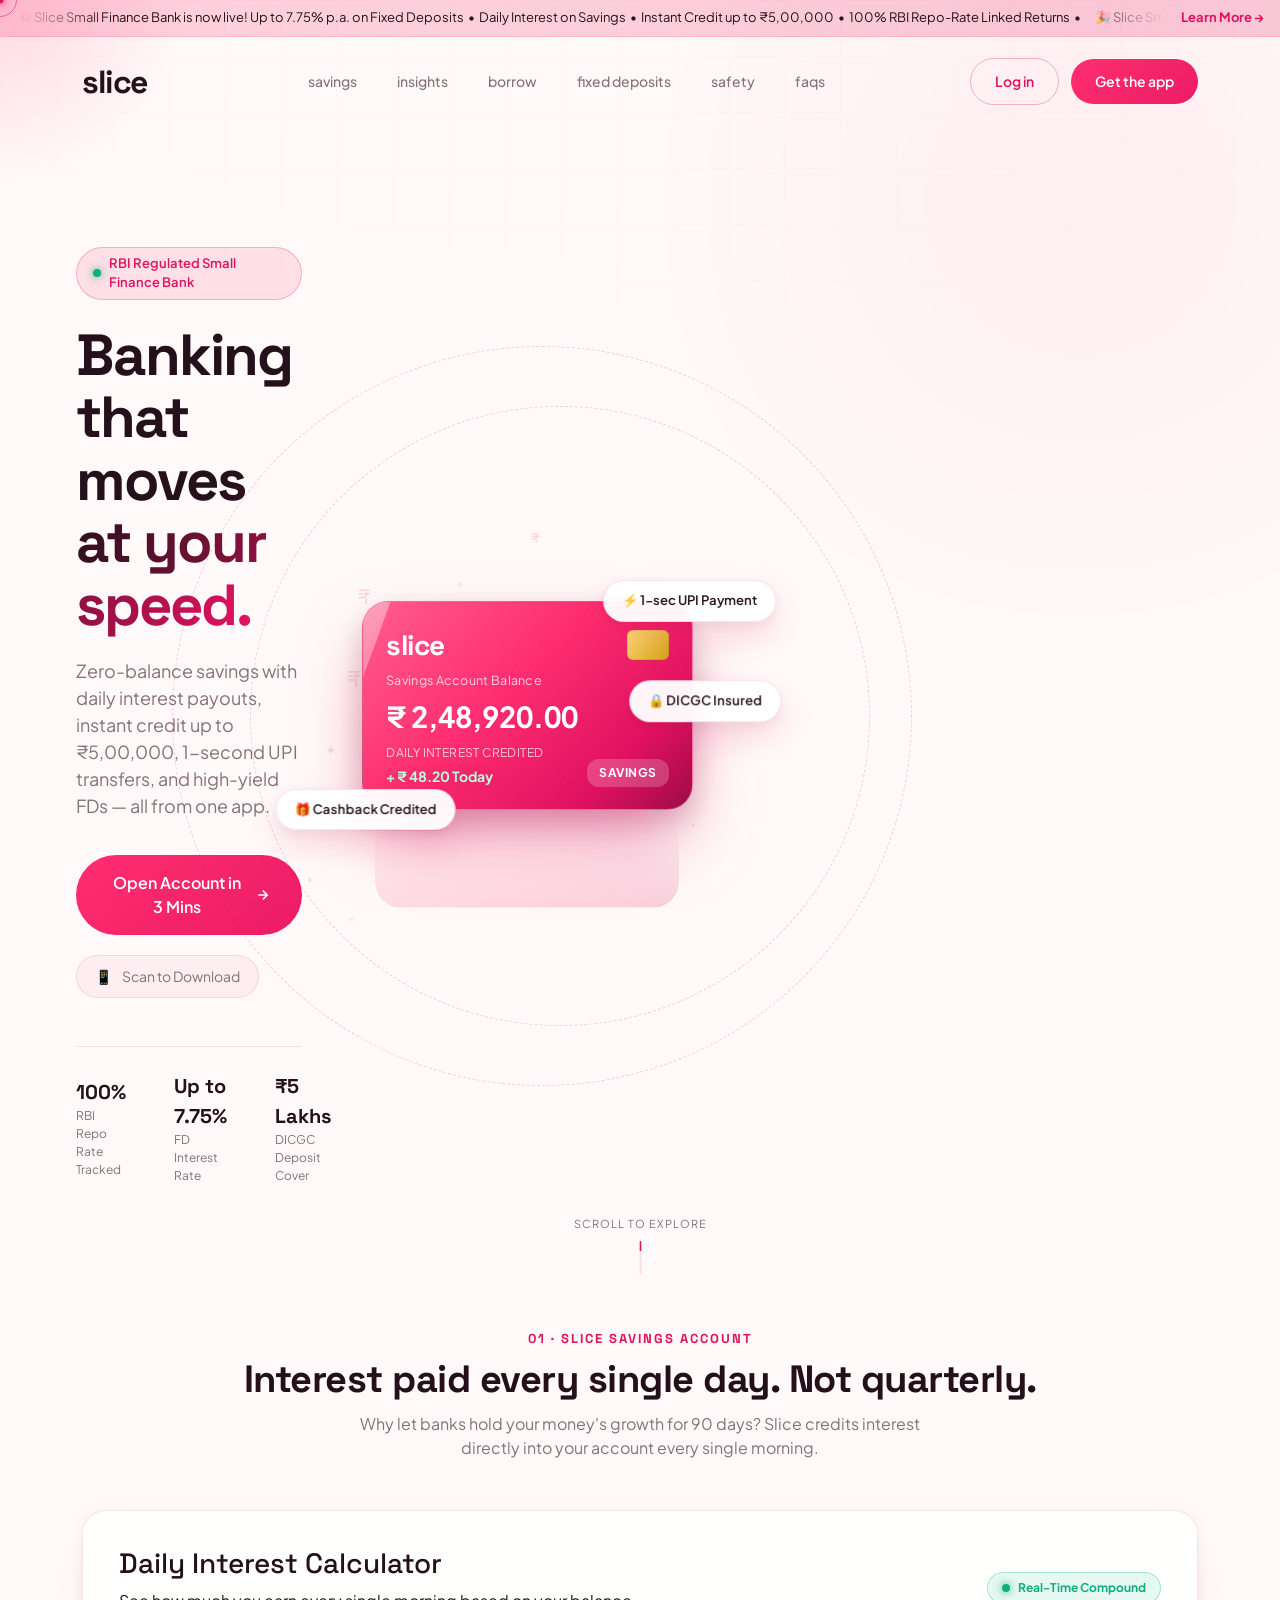
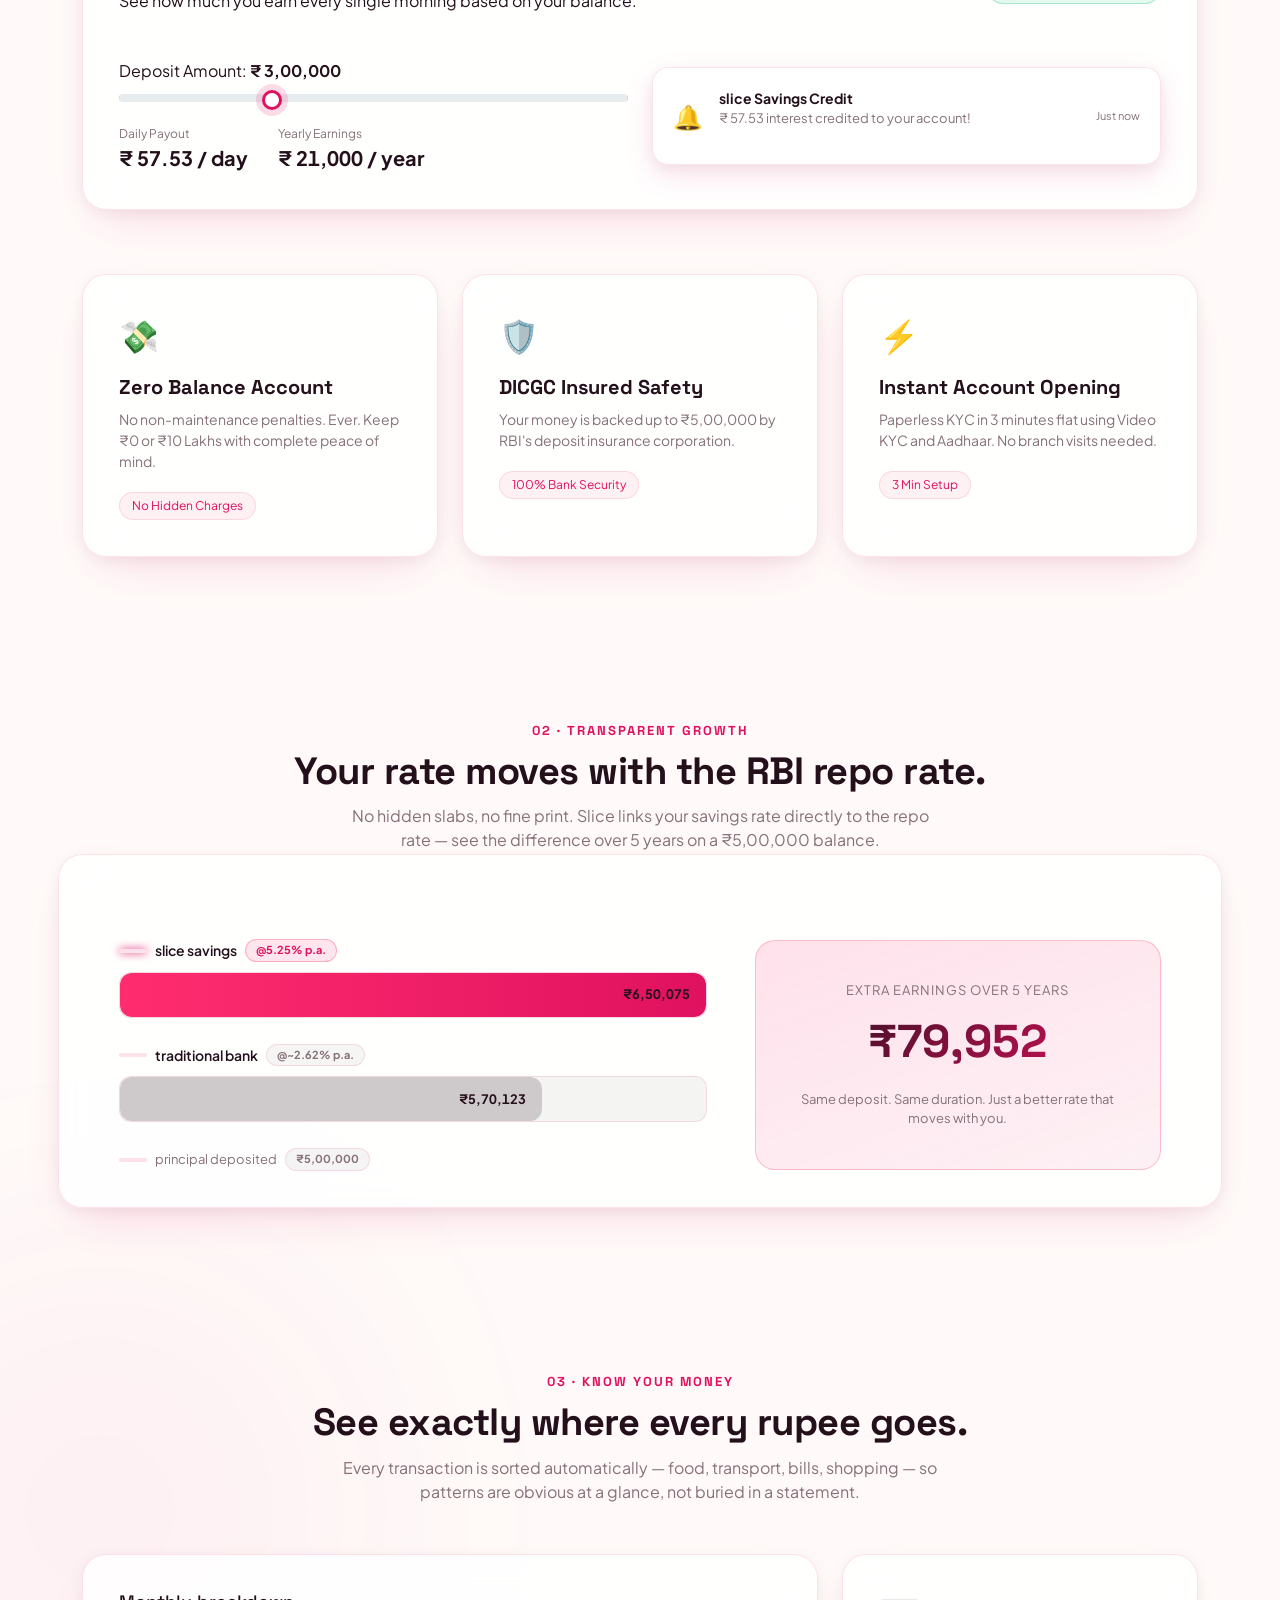
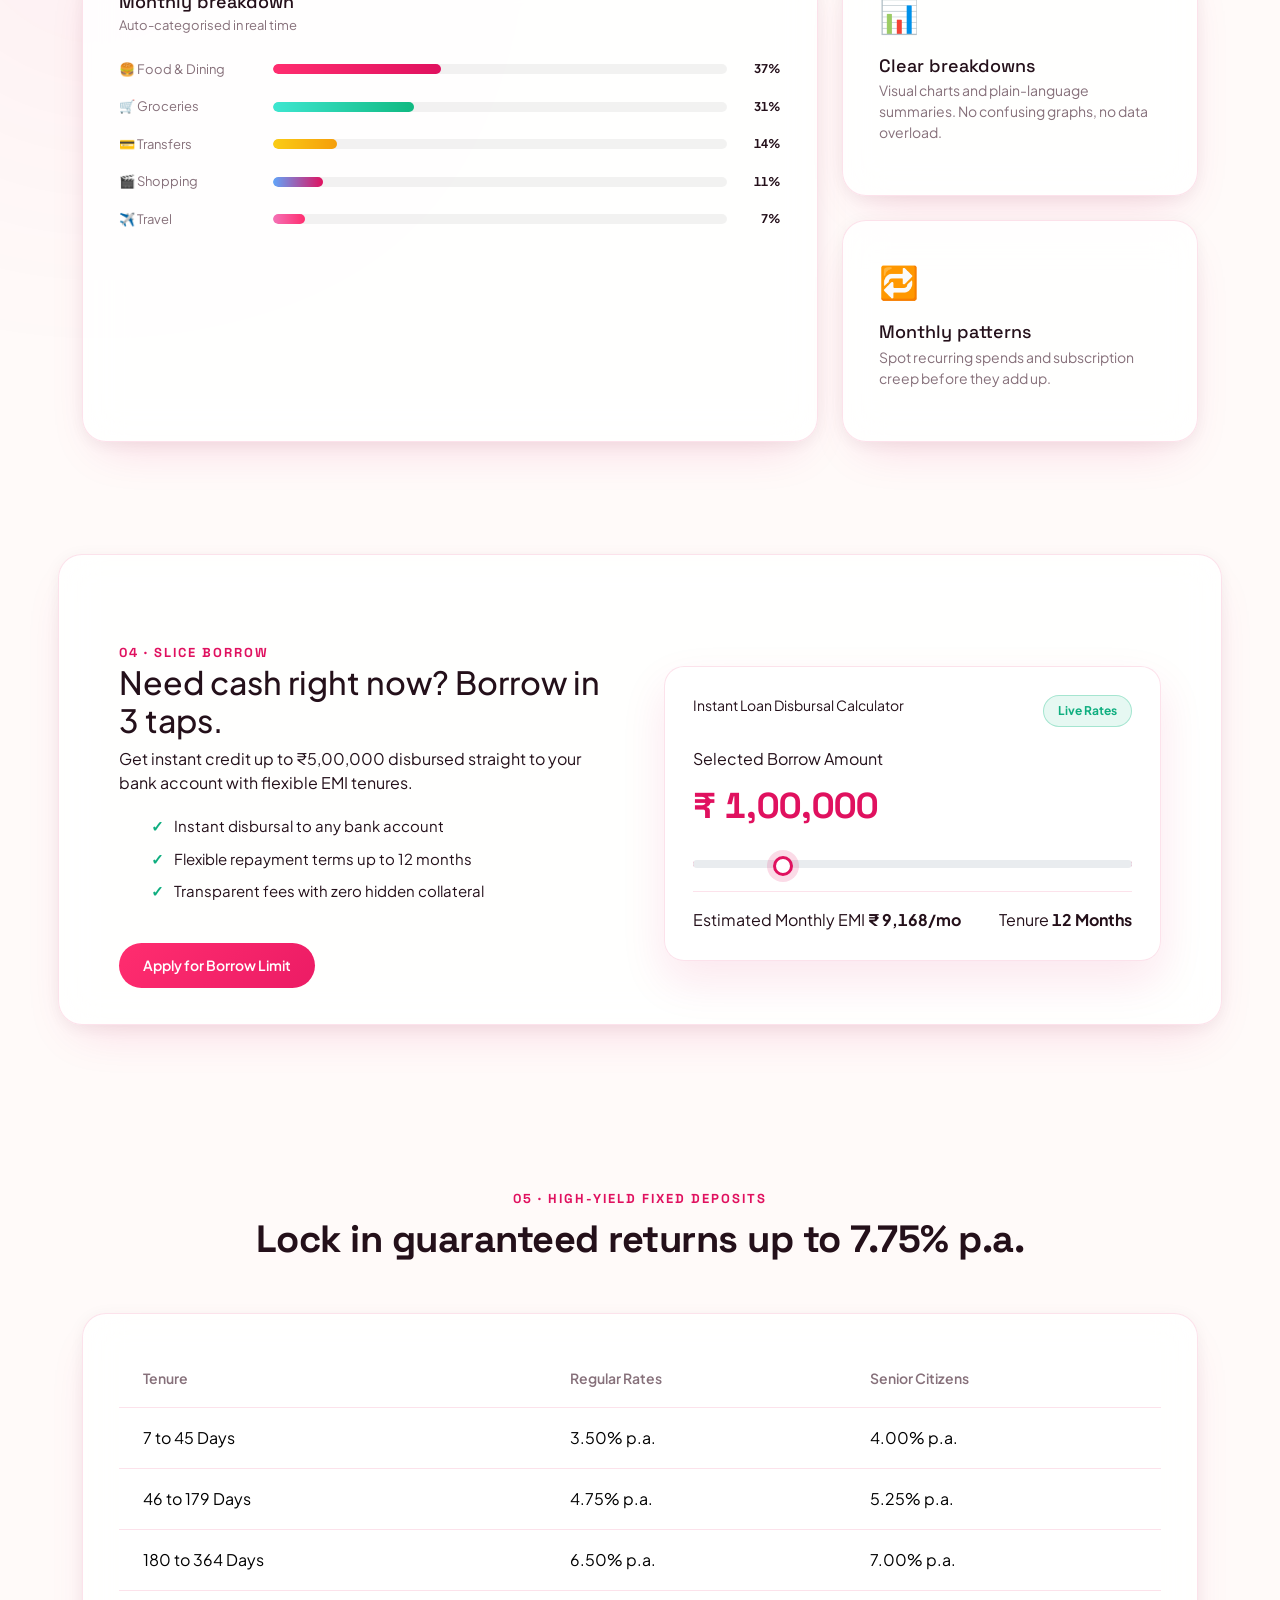
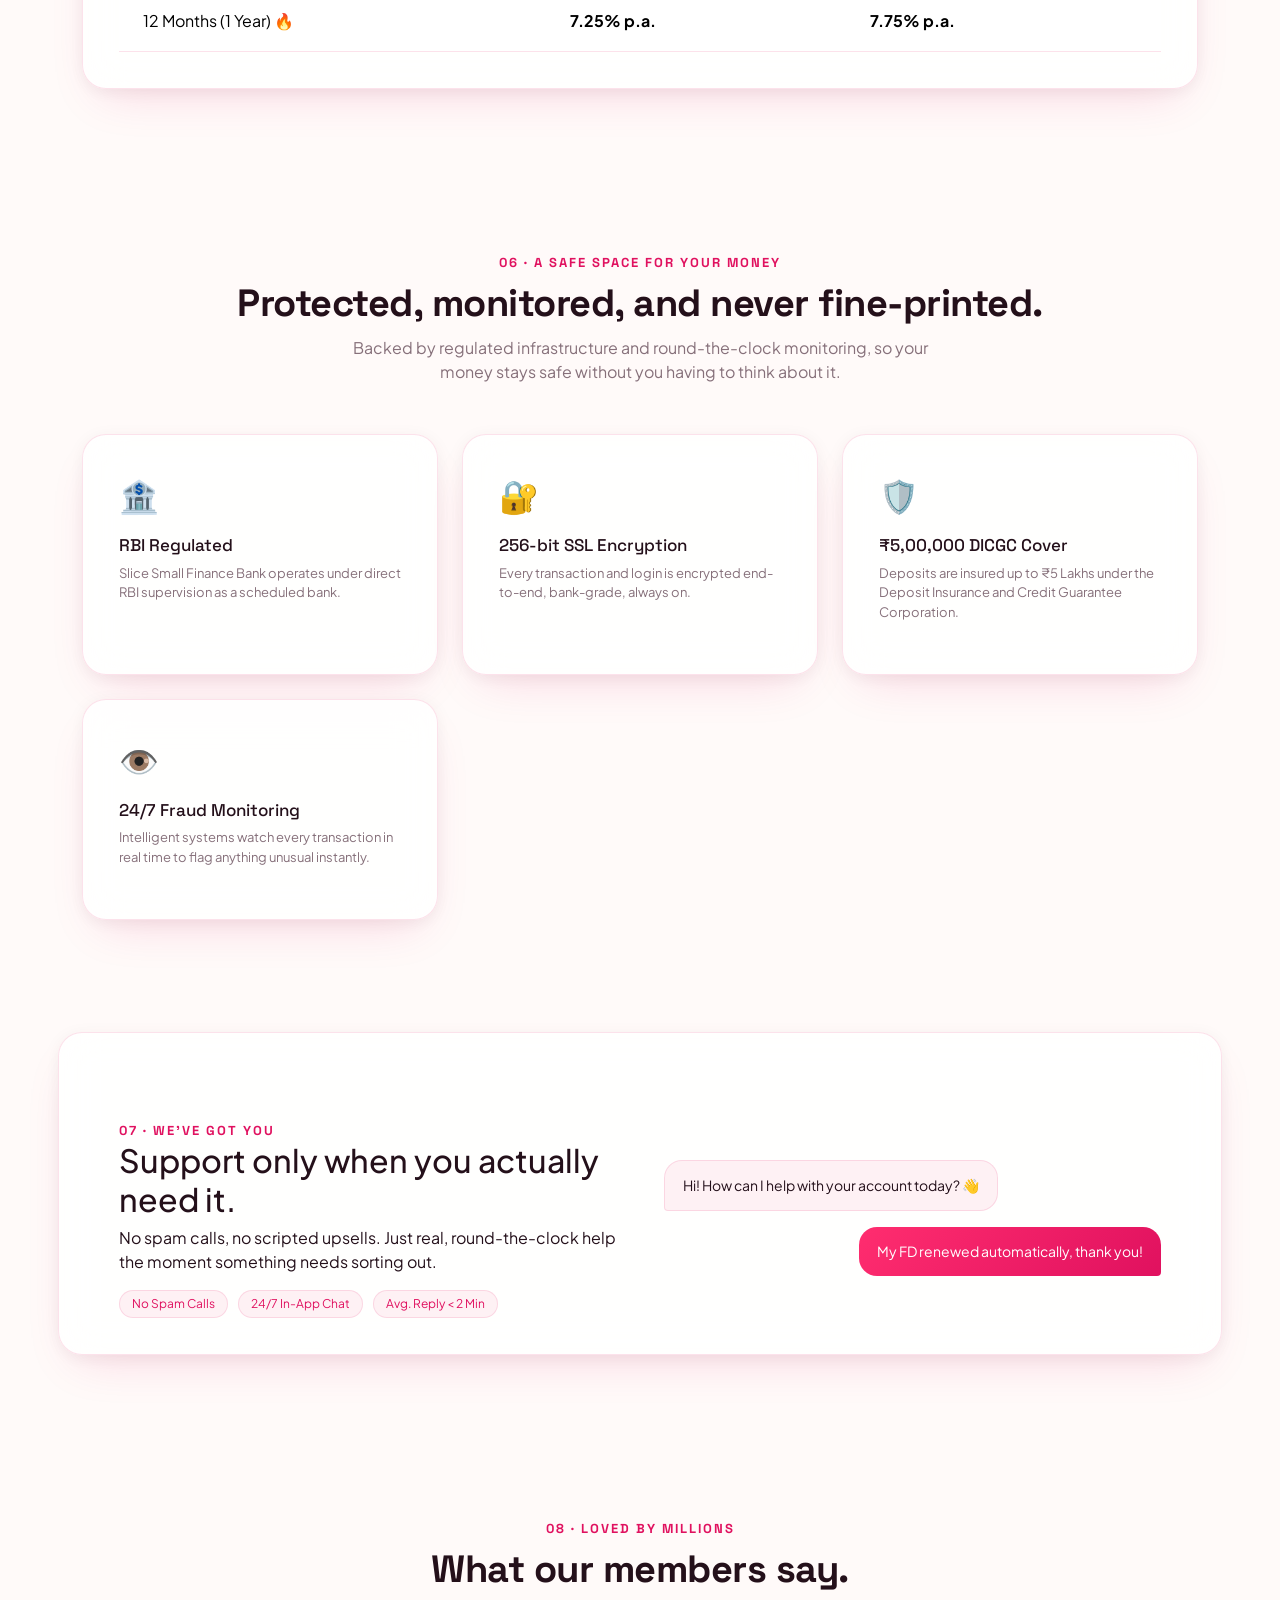
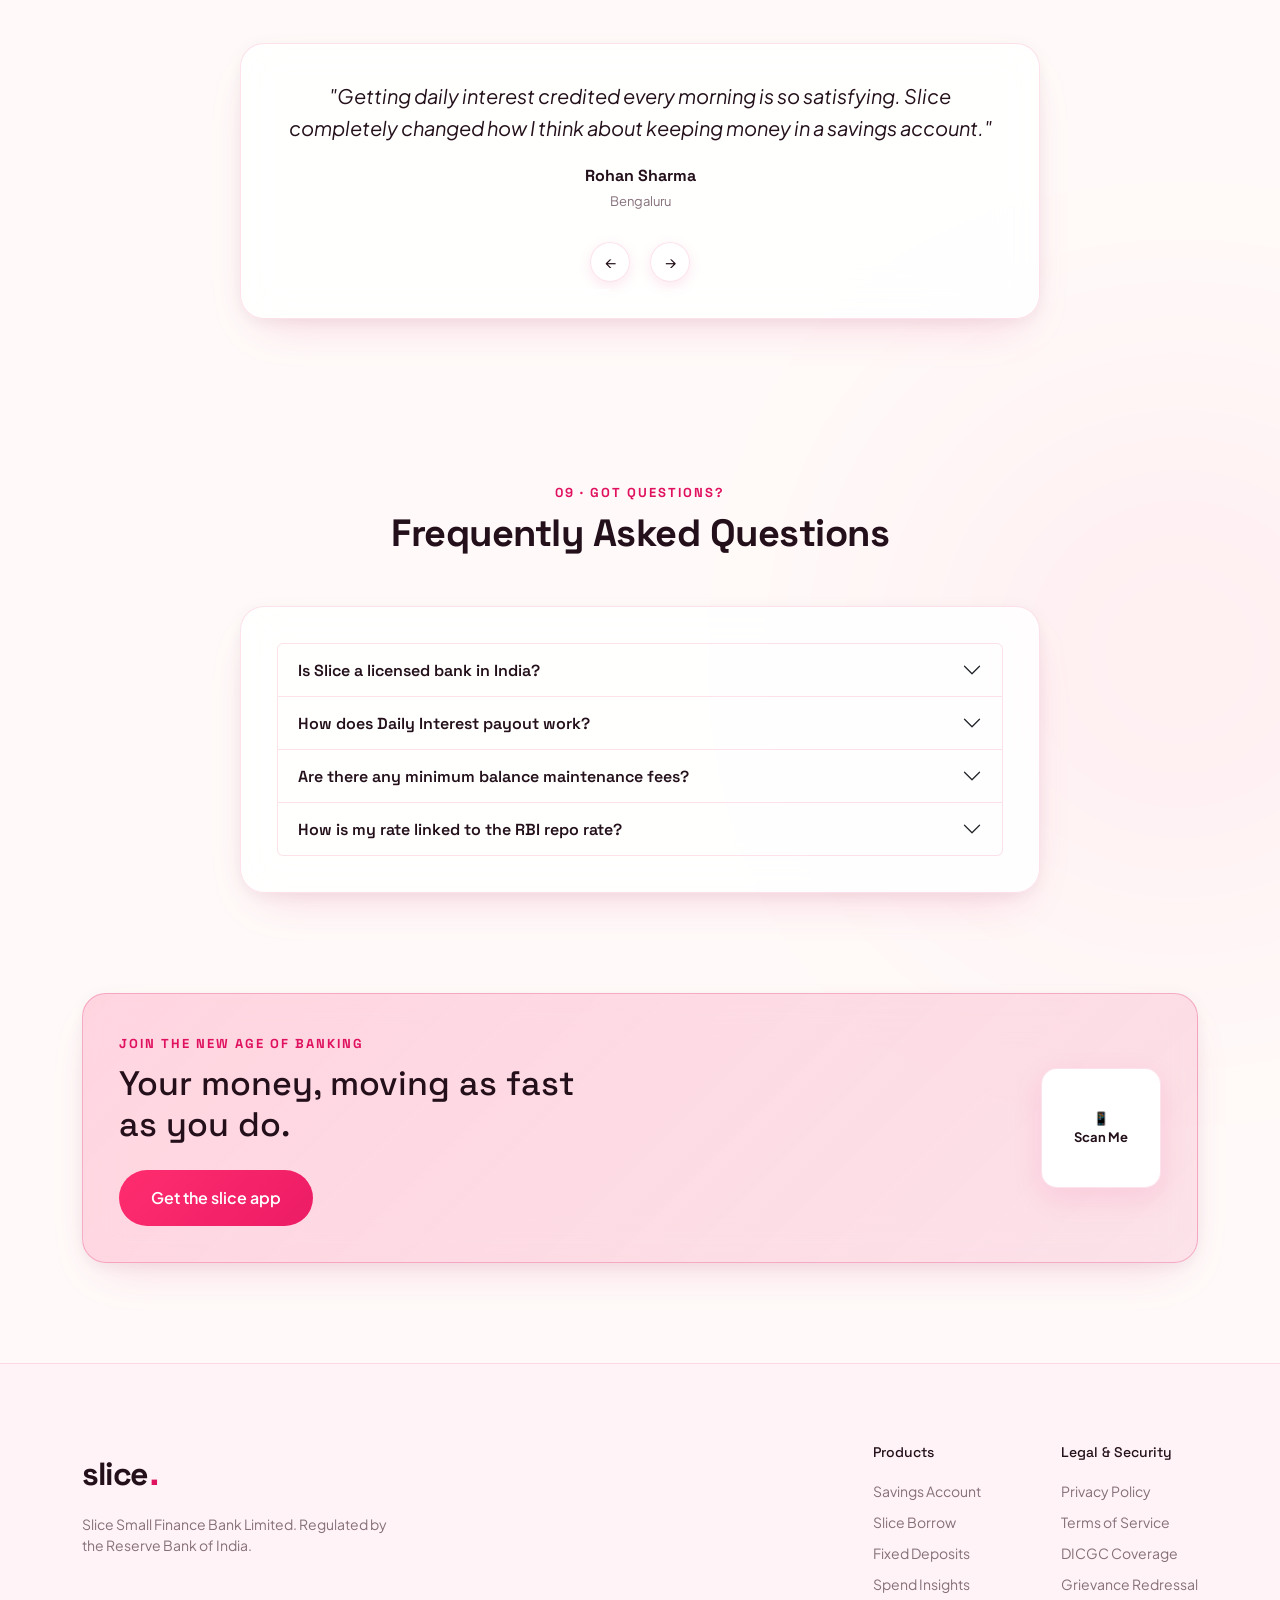
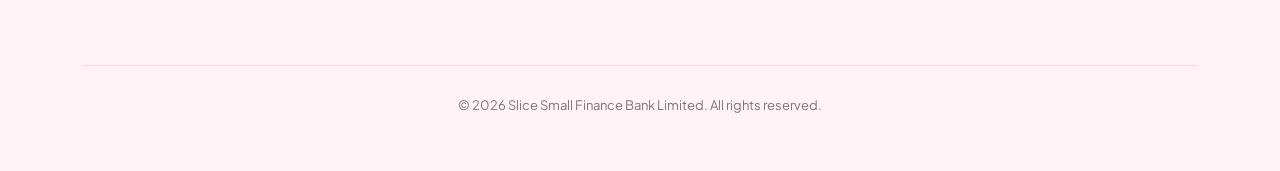
<file: index.html>
<!DOCTYPE html>
<html lang="en">
<head>
  <meta charset="UTF-8">
  <meta name="viewport" content="width=device-width, initial-scale=1.0">
  <title>slice — banking made simple, smart and fast</title>

 
  <link href="https://cdn.jsdelivr.net/npm/bootstrap@5.3.3/dist/css/bootstrap.min.css" rel="stylesheet">


  <link rel="stylesheet" href="styles.css">

  <link rel="preconnect" href="https://fonts.googleapis.com">
  <link rel="preconnect" href="https://fonts.gstatic.com" crossorigin>
  <link href="https://fonts.googleapis.com/css2?family=Plus+Jakarta+Sans:wght@300;400;500;600;700;800&family=Space+Grotesk:wght@500;600;700&display=swap" rel="stylesheet">
</head>
<body class="slice-body">


  <div class="page-loader" id="pageLoader">
    <div class="loader-inner">
      <span class="loader-logo">slice<span class="logo-dot">.</span></span>
      <div class="loader-bar"><div class="loader-bar-fill" id="loaderBarFill"></div></div>
    </div>
  </div>

  <div class="noise-overlay"></div>
  <div class="scroll-progress" id="scrollProgress"></div>
  <div class="cursor-glow" id="cursorGlow"></div>
  <div class="cursor-dot" id="cursorDot"></div>
  <div class="cursor-ring" id="cursorRing"></div>
  <canvas class="confetti-canvas" id="confettiCanvas"></canvas>

  <div class="glow-bg glow-1" data-speed="0.15"></div>
  <div class="glow-bg glow-2" data-speed="0.25"></div>
  <div class="glow-bg glow-3" data-speed="0.1"></div>
  <div class="grid-mesh"></div>

  <!-- Announcement Bar (marquee) -->
  <div class="announcement-bar">
    <div class="marquee-track">
      <span class="marquee-content">
        🎉 Slice Small Finance Bank is now live! Up to 7.75% p.a. on Fixed Deposits &nbsp;•&nbsp; Daily Interest on Savings &nbsp;•&nbsp; Instant Credit up to ₹5,00,000 &nbsp;•&nbsp; 100% RBI Repo-Rate Linked Returns &nbsp;•&nbsp;
      </span>
      <span class="marquee-content" aria-hidden="true">
        🎉 Slice Small Finance Bank is now live! Up to 7.75% p.a. on Fixed Deposits &nbsp;•&nbsp; Daily Interest on Savings &nbsp;•&nbsp; Instant Credit up to ₹5,00,000 &nbsp;•&nbsp; 100% RBI Repo-Rate Linked Returns &nbsp;•&nbsp;
      </span>
    </div>
    <a href="#fd" class="learn-more">Learn More →</a>
  </div>

 
  <nav class="navbar navbar-expand-lg navbar-light sticky-top slice-navbar" id="navbar">
    <div class="container">
      <a class="navbar-brand brand-logo" href="#">
        <span class="logo-text">slice</span><span class="logo-dot"></span>
      </a>
      <button class="navbar-toggler" type="button" data-bs-toggle="collapse" data-bs-target="#navMenu" aria-controls="navMenu" aria-expanded="false" aria-label="Toggle navigation">
        <span class="navbar-toggler-icon"></span>
      </button>
      <div class="collapse navbar-collapse" id="navMenu">
        <ul class="navbar-nav mx-auto gap-lg-4">
          <li class="nav-item"><a class="nav-link" href="#savings">savings</a></li>
          <li class="nav-item"><a class="nav-link" href="#insights">insights</a></li>
          <li class="nav-item"><a class="nav-link" href="#borrow">borrow</a></li>
          <li class="nav-item"><a class="nav-link" href="#fd">fixed deposits</a></li>
          <li class="nav-item"><a class="nav-link" href="#safety">safety</a></li>
          <li class="nav-item"><a class="nav-link" href="#faqs">faqs</a></li>
        </ul>
        <div class="nav-auth-group">
          <a href="login.html" class="btn btn-outline-pink magnetic" id="navAuthBtn">Log in</a>
          <button class="btn btn-purple btn-glow magnetic" data-bs-toggle="modal" data-bs-target="#appModal">Get the app</button>
        </div>
      </div>
    </div>
  </nav>

  
  <section class="hero-section">
    <div class="container">
      <div class="row align-items-center gy-5">
        <div class="col-lg-5 fade-in-up">
          <div class="tag-pill">
            <span class="pulse-dot"></span> RBI Regulated Small Finance Bank
          </div>
          <h1 class="hero-title">
            Banking that <br>
            <span class="gradient-text shimmer-text">moves at your speed.</span>
          </h1>
          <p class="hero-subtitle">
            Zero-balance savings with daily interest payouts, instant credit up to ₹5,00,000, 1-second UPI transfers, and high-yield FDs — all from one app.
          </p>

          <div class="hero-buttons">
            <button class="btn btn-large btn-purple btn-glow magnetic" data-bs-toggle="modal" data-bs-target="#appModal">
              <span>Open Account in 3 Mins</span>
              <svg width="20" height="20" viewBox="0 0 24 24" fill="none" stroke="currentColor" stroke-width="2.5"><path d="M5 12h14M12 5l7 7-7 7"/></svg>
            </button>
            <div class="qr-pill magnetic" data-bs-toggle="modal" data-bs-target="#appModal">
              <div class="qr-icon">📱</div>
              <span>Scan to Download</span>
            </div>
          </div>

          <div class="hero-stats">
            <div class="stat-item">
              <span class="stat-number"><span class="count-up" data-target="100" data-suffix="%">0</span></span>
              <span class="stat-label">RBI Repo Rate Tracked</span>
            </div>
            <div class="stat-divider"></div>
            <div class="stat-item">
              <span class="stat-number">Up to <span class="count-up" data-target="7.75" data-decimals="2" data-suffix="%">0</span></span>
              <span class="stat-label">FD Interest Rate</span>
            </div>
            <div class="stat-divider"></div>
            <div class="stat-item">
              <span class="stat-number">₹<span class="count-up" data-target="5" data-suffix=" Lakhs">0</span></span>
              <span class="stat-label">DICGC Deposit Cover</span>
            </div>
          </div>
        </div>

        <div class="col-lg-7">
          <div class="hero-visual fade-in-up delay-200">
            <canvas class="hero-particles" id="heroParticles"></canvas>
            <div class="orbit-ring ring-1"></div>
            <div class="orbit-ring ring-2"></div>
            <div class="card-container" id="tiltCard">
              <div class="glass-glow"></div>
              <div class="slice-card">
                <div class="card-shine"></div>
                <div class="card-top">
                  <span class="card-brand">slice</span>
                  <span class="card-chip"></span>
                </div>
                <div class="card-middle">
                  <div class="card-balance">
                    <span class="lbl">Savings Account Balance</span>
                    <span class="val" id="liveHeroBalance">₹ 2,48,920.00</span>
                  </div>
                </div>
                <div class="card-bottom">
                  <div class="card-holder">
                    <span>DAILY INTEREST CREDITED</span>
                    <strong class="green-text">+ ₹ 48.20 Today</strong>
                  </div>
                  <div class="card-type">SAVINGS</div>
                </div>
              </div>
              <div class="card-reflection"></div>

              <div class="floating-badge badge-top-right float-anim">
                <span class="icon">⚡</span> 1-sec UPI Payment
              </div>
              <div class="floating-badge badge-bottom-left float-anim-delayed">
                <span class="icon">🎁</span> Cashback Credited
              </div>
              <div class="floating-badge badge-mid-right float-anim-slow">
                <span class="icon">🔒</span> DICGC Insured
              </div>
            </div>
          </div>
        </div>
      </div>
      <div class="scroll-cue">
        <span>Scroll to explore</span>
        <div class="scroll-cue-track"><div class="scroll-cue-dot"></div></div>
      </div>
    </div>
  </section>

  
  <section class="features-section" id="savings">
    <div class="container">
      <div class="section-header reveal">
        <span class="sub-heading">01 · SLICE SAVINGS ACCOUNT</span>
        <h2>Interest paid every single day. Not quarterly.</h2>
        <p class="section-desc">Why let banks hold your money's growth for 90 days? Slice credits interest directly into your account every single morning.</p>
      </div>

      <div class="interactive-widget-box glass-card reveal">
        <div class="widget-header">
          <div>
            <h3>Daily Interest Calculator</h3>
            <p>See how much you earn every single morning based on your balance.</p>
          </div>
          <span class="live-pill"><span class="pulse-dot"></span> Real-Time Compound</span>
        </div>

        <div class="row g-4 align-items-center">
          <div class="col-md-6">
            <label for="savingsRange">Deposit Amount: <strong id="savingsAmountText">₹ 3,00,000</strong></label>
            <input type="range" class="form-range" id="savingsRange" min="10000" max="1000000" step="10000" value="300000">

            <div class="calc-breakdown">
              <div class="breakdown-item">
                <span>Daily Payout</span>
                <strong class="green-text" id="dailyEarnVal">₹ 57.53 / day</strong>
              </div>
              <div class="breakdown-item">
                <span>Yearly Earnings</span>
                <strong id="yearlyEarnVal">₹ 21,000 / year</strong>
              </div>
            </div>
          </div>

          <div class="col-md-6">
            <div class="notification-card">
              <div class="notif-icon">🔔</div>
              <div class="notif-text">
                <strong>slice Savings Credit</strong>
                <p>₹ <span id="notifAmount">57.53</span> interest credited to your account!</p>
              </div>
              <span class="notif-time">Just now</span>
            </div>
          </div>
        </div>
      </div>

      <div class="row row-cols-1 row-cols-md-3 g-4 mt-40">
        <div class="col">
          <div class="feature-box glass-card reveal tilt-card-sm h-100">
            <div class="feature-icon">💸</div>
            <h3>Zero Balance Account</h3>
            <p>No non-maintenance penalties. Ever. Keep ₹0 or ₹10 Lakhs with complete peace of mind.</p>
            <div class="pill-tag">No Hidden Charges</div>
          </div>
        </div>
        <div class="col">
          <div class="feature-box glass-card reveal delay-100 tilt-card-sm h-100">
            <div class="feature-icon">🛡️</div>
            <h3>DICGC Insured Safety</h3>
            <p>Your money is backed up to ₹5,00,000 by RBI's deposit insurance corporation.</p>
            <div class="pill-tag">100% Bank Security</div>
          </div>
        </div>
        <div class="col">
          <div class="feature-box glass-card reveal delay-200 tilt-card-sm h-100">
            <div class="feature-icon">⚡</div>
            <h3>Instant Account Opening</h3>
            <p>Paperless KYC in 3 minutes flat using Video KYC and Aadhaar. No branch visits needed.</p>
            <div class="pill-tag">3 Min Setup</div>
          </div>
        </div>
      </div>
    </div>
  </section>

  <!-- ============ GROWTH / REPO-RATE COMPARISON ============ -->
  <section class="growth-section" id="growth">
    <div class="container">
      <div class="section-header reveal">
        <span class="sub-heading">02 · TRANSPARENT GROWTH</span>
        <h2>Your rate moves with the RBI repo rate.</h2>
        <p class="section-desc">No hidden slabs, no fine print. Slice links your savings rate directly to the repo rate — see the difference over 5 years on a ₹5,00,000 balance.</p>
      </div>

      <div class="growth-panel glass-card reveal row g-5 align-items-center">
        <div class="col-lg-7 growth-chart">
          <div class="growth-bar-row">
            <div class="growth-bar-label">
              <span class="dot dot-purple"></span> slice savings <span class="rate-chip">@5.25% p.a.</span>
            </div>
            <div class="growth-bar-track">
              <div class="growth-bar bar-slice" data-target="100"><span class="bar-value">₹6,50,075</span></div>
            </div>
          </div>
          <div class="growth-bar-row">
            <div class="growth-bar-label">
              <span class="dot dot-muted"></span> traditional bank <span class="rate-chip muted">@~2.62% p.a.</span>
            </div>
            <div class="growth-bar-track">
              <div class="growth-bar bar-traditional" data-target="72"><span class="bar-value">₹5,70,123</span></div>
            </div>
          </div>
          <div class="growth-baseline">
            <span class="dot dot-line"></span> principal deposited <span class="rate-chip muted">₹5,00,000</span>
          </div>
        </div>

        <div class="col-lg-5">
          <div class="growth-highlight">
            <span class="growth-highlight-label">Extra earnings over 5 years</span>
            <span class="growth-highlight-number">₹<span class="count-up" data-target="79952" data-format="inr">0</span></span>
            <span class="growth-highlight-sub">Same deposit. Same duration. Just a better rate that moves with you.</span>
          </div>
        </div>
      </div>
    </div>
  </section>

  <!-- ============ SPEND INSIGHTS ============ -->
  <section class="insights-section" id="insights">
    <div class="container">
      <div class="section-header reveal">
        <span class="sub-heading">03 · KNOW YOUR MONEY</span>
        <h2>See exactly where every rupee goes.</h2>
        <p class="section-desc">Every transaction is sorted automatically — food, transport, bills, shopping — so patterns are obvious at a glance, not buried in a statement.</p>
      </div>

      <div class="row g-4">
        <div class="col-lg-8">
          <div class="insight-card glass-card reveal h-100">
            <h3>Monthly breakdown</h3>
            <p class="insight-sub">Auto-categorised in real time</p>
            <div class="category-bars">
              <div class="cat-row">
                <span class="cat-label">🍔 Food & Dining</span>
                <div class="cat-track"><div class="cat-fill" style="--pct:37%; background:linear-gradient(90deg,var(--accent-purple),var(--accent-magenta));"></div></div>
                <span class="cat-pct">37%</span>
              </div>
              <div class="cat-row">
                <span class="cat-label">🛒 Groceries</span>
                <div class="cat-track"><div class="cat-fill" style="--pct:31%; background:linear-gradient(90deg,#3ee6d0,#10b981);"></div></div>
                <span class="cat-pct">31%</span>
              </div>
              <div class="cat-row">
                <span class="cat-label">💳 Transfers</span>
                <div class="cat-track"><div class="cat-fill" style="--pct:14%; background:linear-gradient(90deg,#facc15,#f59e0b);"></div></div>
                <span class="cat-pct">14%</span>
              </div>
              <div class="cat-row">
                <span class="cat-label">🎬 Shopping</span>
                <div class="cat-track"><div class="cat-fill" style="--pct:11%; background:linear-gradient(90deg,#60a5fa,#e0115f);"></div></div>
                <span class="cat-pct">11%</span>
              </div>
              <div class="cat-row">
                <span class="cat-label">✈️ Travel</span>
                <div class="cat-track"><div class="cat-fill" style="--pct:7%; background:linear-gradient(90deg,#f472b6,#ff2d6f);"></div></div>
                <span class="cat-pct">7%</span>
              </div>
            </div>
          </div>
        </div>

        <div class="col-lg-4 d-flex flex-column gap-4">
          <div class="insight-mini glass-card reveal delay-100">
            <div class="feature-icon">📊</div>
            <h3>Clear breakdowns</h3>
            <p>Visual charts and plain-language summaries. No confusing graphs, no data overload.</p>
          </div>
          <div class="insight-mini glass-card reveal delay-200">
            <div class="feature-icon">🔁</div>
            <h3>Monthly patterns</h3>
            <p>Spot recurring spends and subscription creep before they add up.</p>
          </div>
        </div>
      </div>
    </div>
  </section>

  <!-- ============ BORROW / LOAN CALCULATOR ============ -->
  <section class="showcase-section" id="borrow">
    <div class="container">
      <div class="showcase-container glass-card reveal row g-5 align-items-center">
        <div class="col-lg-6">
          <span class="sub-heading">04 · SLICE BORROW</span>
          <h2>Need cash right now? Borrow in 3 taps.</h2>
          <p>Get instant credit up to ₹5,00,000 disbursed straight to your bank account with flexible EMI tenures.</p>

          <ul class="check-list">
            <li><span>✓</span> Instant disbursal to any bank account</li>
            <li><span>✓</span> Flexible repayment terms up to 12 months</li>
            <li><span>✓</span> Transparent fees with zero hidden collateral</li>
          </ul>

          <button class="btn btn-purple btn-glow mt-20 magnetic" data-bs-toggle="modal" data-bs-target="#appModal">Apply for Borrow Limit</button>
        </div>

        <div class="col-lg-6">
          <div class="loan-calculator-widget">
            <div class="calc-header">
              <span>Instant Loan Disbursal Calculator</span>
              <span class="live-pill">Live Rates</span>
            </div>
            <div class="calc-body">
              <label>Selected Borrow Amount</label>
              <div class="calc-value" id="calcValue">₹ 1,00,000</div>
              <input type="range" class="form-range" id="loanRange" min="5000" max="500000" step="5000" value="100000">

              <div class="calc-details">
                <div>
                  <span>Estimated Monthly EMI</span>
                  <strong id="emiVal">₹ 9,168/mo</strong>
                </div>
                <div>
                  <span>Tenure</span>
                  <strong>12 Months</strong>
                </div>
              </div>
            </div>
          </div>
        </div>
      </div>
    </div>
  </section>

  <!-- ============ FIXED DEPOSITS ============ -->
  <section class="fd-section" id="fd">
    <div class="container">
      <div class="section-header reveal">
        <span class="sub-heading">05 · HIGH-YIELD FIXED DEPOSITS</span>
        <h2>Lock in guaranteed returns up to 7.75% p.a.</h2>
      </div>

      <div class="fd-table-container glass-card reveal">
        <table class="table table-borderless fd-table mb-0">
          <thead>
            <tr>
              <th>Tenure</th>
              <th>Regular Rates</th>
              <th>Senior Citizens</th>
            </tr>
          </thead>
          <tbody>
            <tr>
              <td>7 to 45 Days</td>
              <td>3.50% p.a.</td>
              <td>4.00% p.a.</td>
            </tr>
            <tr>
              <td>46 to 179 Days</td>
              <td>4.75% p.a.</td>
              <td>5.25% p.a.</td>
            </tr>
            <tr>
              <td>180 to 364 Days</td>
              <td>6.50% p.a.</td>
              <td>7.00% p.a.</td>
            </tr>
            <tr class="highlight-row">
              <td>12 Months (1 Year) 🔥</td>
              <td><strong>7.25% p.a.</strong></td>
              <td><strong>7.75% p.a.</strong></td>
            </tr>
          </tbody>
        </table>
      </div>
    </div>
  </section>

  <!-- ============ SAFETY ============ -->
  <section class="safety-section" id="safety">
    <div class="container">
      <div class="section-header reveal">
        <span class="sub-heading">06 · A SAFE SPACE FOR YOUR MONEY</span>
        <h2>Protected, monitored, and never fine-printed.</h2>
        <p class="section-desc">Backed by regulated infrastructure and round-the-clock monitoring, so your money stays safe without you having to think about it.</p>
      </div>

      <div class="row row-cols-1 row-cols-md-3 g-4">
        <div class="col">
          <div class="safety-badge glass-card reveal h-100">
            <div class="feature-icon">🏦</div>
            <h3>RBI Regulated</h3>
            <p>Slice Small Finance Bank operates under direct RBI supervision as a scheduled bank.</p>
          </div>
        </div>
        <div class="col">
          <div class="safety-badge glass-card reveal delay-100 h-100">
            <div class="feature-icon">🔐</div>
            <h3>256-bit SSL Encryption</h3>
            <p>Every transaction and login is encrypted end-to-end, bank-grade, always on.</p>
          </div>
        </div>
        <div class="col">
          <div class="safety-badge glass-card reveal delay-200 h-100">
            <div class="feature-icon">🛡️</div>
            <h3>₹5,00,000 DICGC Cover</h3>
            <p>Deposits are insured up to ₹5 Lakhs under the Deposit Insurance and Credit Guarantee Corporation.</p>
          </div>
        </div>
        <div class="col">
          <div class="safety-badge glass-card reveal delay-300 h-100">
            <div class="feature-icon">👁️</div>
            <h3>24/7 Fraud Monitoring</h3>
            <p>Intelligent systems watch every transaction in real time to flag anything unusual instantly.</p>
          </div>
        </div>
      </div>
    </div>
  </section>

  <!-- ============ SUPPORT ============ -->
  <section class="support-section">
    <div class="container">
      <div class="support-panel glass-card reveal row g-5 align-items-center">
        <div class="col-lg-6">
          <span class="sub-heading">07 · WE'VE GOT YOU</span>
          <h2>Support only when you actually need it.</h2>
          <p>No spam calls, no scripted upsells. Just real, round-the-clock help the moment something needs sorting out.</p>
          <div class="support-tags">
            <span class="pill-tag">No Spam Calls</span>
            <span class="pill-tag">24/7 In-App Chat</span>
            <span class="pill-tag">Avg. Reply &lt; 2 Min</span>
          </div>
        </div>
        <div class="col-lg-6 support-visual">
          <div class="chat-bubble bubble-left float-anim">Hi! How can I help with your account today? 👋</div>
          <div class="chat-bubble bubble-right float-anim-delayed">My FD renewed automatically, thank you!</div>
        </div>
      </div>
    </div>
  </section>

  <!-- ============ TESTIMONIALS — real Bootstrap Carousel ============ -->
  <section class="testimonials-section">
    <div class="container">
      <div class="section-header reveal">
        <span class="sub-heading">08 · LOVED BY MILLIONS</span>
        <h2>What our members say.</h2>
      </div>

      <div id="testimonialCarousel" class="carousel slide testimonial-slider glass-card reveal" data-bs-ride="carousel" data-bs-interval="5000">
        <div class="carousel-inner">
          <div class="carousel-item active">
            <p class="quote">"Getting daily interest credited every morning is so satisfying. Slice completely changed how I think about keeping money in a savings account."</p>
            <div class="author">
              <strong>Rohan Sharma</strong>
              <span>Bengaluru</span>
            </div>
          </div>
          <div class="carousel-item">
            <p class="quote">"Slice Borrow saved me during an emergency medical payment. Approved in 2 minutes and directly transferred to my bank!"</p>
            <div class="author">
              <strong>Ananya Iyer</strong>
              <span>Mumbai</span>
            </div>
          </div>
          <div class="carousel-item">
            <p class="quote">"The cleanest UI of any banking app in India. Instant UPI payments with zero lag."</p>
            <div class="author">
              <strong>Vikram Patel</strong>
              <span>Delhi</span>
            </div>
          </div>
        </div>

        <div class="slider-controls">
          <button class="slider-btn carousel-control-prev-custom" type="button" data-bs-target="#testimonialCarousel" data-bs-slide="prev">←</button>
          <div class="carousel-indicators slider-dots">
            <button type="button" data-bs-target="#testimonialCarousel" data-bs-slide-to="0" class="active" aria-current="true"></button>
            <button type="button" data-bs-target="#testimonialCarousel" data-bs-slide-to="1"></button>
            <button type="button" data-bs-target="#testimonialCarousel" data-bs-slide-to="2"></button>
          </div>
          <button class="slider-btn carousel-control-next-custom" type="button" data-bs-target="#testimonialCarousel" data-bs-slide="next">→</button>
        </div>
      </div>
    </div>
  </section>

  <!-- ============ FAQ — real Bootstrap Accordion ============ -->
  <section class="faq-section" id="faqs">
    <div class="container">
      <div class="section-header reveal">
        <span class="sub-heading">09 · GOT QUESTIONS?</span>
        <h2>Frequently Asked Questions</h2>
      </div>

      <div class="accordion faq-accordion glass-card reveal" id="faqAccordion">
        <div class="accordion-item">
          <h3 class="accordion-header">
            <button class="accordion-button collapsed" type="button" data-bs-toggle="collapse" data-bs-target="#faq1">
              Is Slice a licensed bank in India?
            </button>
          </h3>
          <div id="faq1" class="accordion-collapse collapse" data-bs-parent="#faqAccordion">
            <div class="accordion-body">
              Yes. Slice Small Finance Bank Limited is a scheduled bank regulated directly by the Reserve Bank of India (RBI). All deposits up to ₹5,00,000 are insured under DICGC.
            </div>
          </div>
        </div>

        <div class="accordion-item">
          <h3 class="accordion-header">
            <button class="accordion-button collapsed" type="button" data-bs-toggle="collapse" data-bs-target="#faq2">
              How does Daily Interest payout work?
            </button>
          </h3>
          <div id="faq2" class="accordion-collapse collapse" data-bs-parent="#faqAccordion">
            <div class="accordion-body">
              Interest is calculated every day on your end-of-day balance and credited directly to your savings account every morning before you wake up.
            </div>
          </div>
        </div>

        <div class="accordion-item">
          <h3 class="accordion-header">
            <button class="accordion-button collapsed" type="button" data-bs-toggle="collapse" data-bs-target="#faq3">
              Are there any minimum balance maintenance fees?
            </button>
          </h3>
          <div id="faq3" class="accordion-collapse collapse" data-bs-parent="#faqAccordion">
            <div class="accordion-body">
              No! Slice Savings is a zero-balance account with zero non-maintenance penalties or hidden service charges.
            </div>
          </div>
        </div>

        <div class="accordion-item">
          <h3 class="accordion-header">
            <button class="accordion-button collapsed" type="button" data-bs-toggle="collapse" data-bs-target="#faq4">
              How is my rate linked to the RBI repo rate?
            </button>
          </h3>
          <div id="faq4" class="accordion-collapse collapse" data-bs-parent="#faqAccordion">
            <div class="accordion-body">
              Your savings rate moves in step with the RBI repo rate, so the calculation stays transparent — no hidden internal slabs that quietly change without notice.
            </div>
          </div>
        </div>
      </div>
    </div>
  </section>

  <!-- ============ FINAL CTA ============ -->
  <section class="cta-band reveal">
    <div class="container">
      <div class="cta-band-inner glass-card d-flex flex-wrap justify-content-between align-items-center">
        <div class="cta-copy">
          <span class="sub-heading">JOIN THE NEW AGE OF BANKING</span>
          <h2>Your money, moving as fast as you do.</h2>
          <button class="btn btn-large btn-purple btn-glow magnetic" data-bs-toggle="modal" data-bs-target="#appModal">Get the slice app</button>
        </div>
        <div class="cta-qr magnetic" data-bs-toggle="modal" data-bs-target="#appModal">
          <div class="modal-qr-box small">
            <div class="dummy-qr">📱<br>Scan Me</div>
          </div>
        </div>
      </div>
    </div>
  </section>

  <!-- ============ FOOTER ============ -->
  <footer class="slice-footer">
    <div class="container">
      <div class="footer-container">
        <div class="footer-brand">
          <div class="brand-logo">
            <span class="logo-text">slice</span><span class="logo-dot">.</span>
          </div>
          <p>Slice Small Finance Bank Limited. Regulated by the Reserve Bank of India.</p>
        </div>
        <div class="footer-links">
          <div>
            <h4>Products</h4>
            <a href="#savings">Savings Account</a>
            <a href="#borrow">Slice Borrow</a>
            <a href="#fd">Fixed Deposits</a>
            <a href="#insights">Spend Insights</a>
          </div>
          <div>
            <h4>Legal & Security</h4>
            <a href="#">Privacy Policy</a>
            <a href="#">Terms of Service</a>
            <a href="#">DICGC Coverage</a>
            <a href="#">Grievance Redressal</a>
          </div>
        </div>
      </div>
      <div class="footer-bottom">
        <p>&copy; 2026 Slice Small Finance Bank Limited. All rights reserved.</p>
      </div>
    </div>
  </footer>

  <!-- ============ APP DOWNLOAD MODAL — real Bootstrap Modal ============ -->
  <div class="modal fade app-modal-bs" id="appModal" tabindex="-1" aria-labelledby="appModalLabel" aria-hidden="true">
    <div class="modal-dialog modal-dialog-centered">
      <div class="modal-content glass-card">
        <div class="modal-body text-center">
          <button type="button" class="close-modal" data-bs-dismiss="modal" aria-label="Close">&times;</button>
          <h3 id="appModalLabel">Get the slice app</h3>
          <p>Scan the QR code or enter your mobile number to get the app link.</p>

          <div class="modal-qr-box mx-auto">
            <div class="dummy-qr">📱 [ QR CODE ]</div>
          </div>

          <div class="phone-input-group">
            <span>+91</span>
            <input type="tel" class="form-control" placeholder="Enter 10-digit mobile number" maxlength="10" id="phoneInput">
            <button class="btn btn-purple" id="getLinkBtn">Get Link</button>
          </div>
        </div>
      </div>
    </div>
  </div>

  <!-- jQuery -->
  <script src="https://code.jquery.com/jquery-3.7.1.min.js"></script>
  <!-- Bootstrap Bundle (includes Popper, needed for modal/accordion/carousel/collapse) -->
  <script src="https://cdn.jsdelivr.net/npm/bootstrap@5.3.3/dist/js/bootstrap.bundle.min.js"></script>
  <script src="auth.js"></script>
  <script src="script.js"></script>
</body>
</html>
</file>
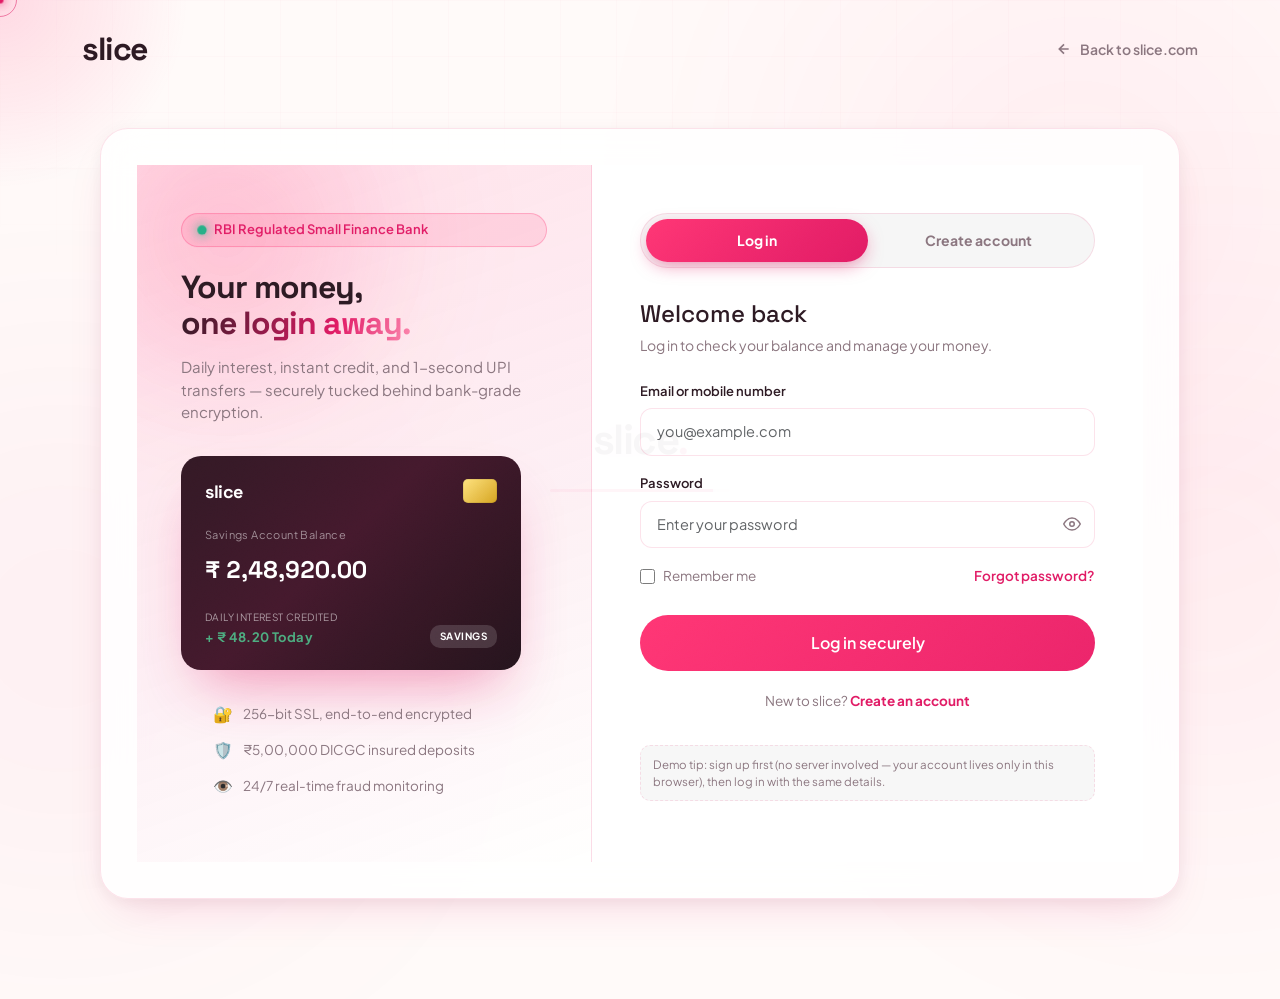
<file: dashboard.html>
<!DOCTYPE html>
<html lang="en">
<head>
  <meta charset="UTF-8">
  <meta name="viewport" content="width=device-width, initial-scale=1.0">
  <title>My Account — slice</title>

  <link href="https://cdn.jsdelivr.net/npm/bootstrap@5.3.3/dist/css/bootstrap.min.css" rel="stylesheet">
  <link rel="stylesheet" href="styles.css">
  <link rel="stylesheet" href="dashboard.css">

  <link rel="preconnect" href="https://fonts.googleapis.com">
  <link rel="preconnect" href="https://fonts.gstatic.com" crossorigin>
  <link href="https://fonts.googleapis.com/css2?family=Plus+Jakarta+Sans:wght@300;400;500;600;700;800&family=Space+Grotesk:wght@500;600;700&display=swap" rel="stylesheet">
</head>
<body class="slice-body">

  <div class="page-loader" id="pageLoader">
    <div class="loader-inner">
      <span class="loader-logo">slice<span class="logo-dot">.</span></span>
      <div class="loader-bar"><div class="loader-bar-fill" id="loaderBarFill"></div></div>
    </div>
  </div>

  <div class="noise-overlay"></div>
  <div class="cursor-glow" id="cursorGlow"></div>
  <div class="cursor-dot" id="cursorDot"></div>
  <div class="cursor-ring" id="cursorRing"></div>
  <canvas class="confetti-canvas" id="confettiCanvas"></canvas>

  <div class="glow-bg glow-1"></div>
  <div class="glow-bg glow-2"></div>
  <div class="glow-bg glow-3"></div>
  <div class="grid-mesh"></div>

  <!-- ============ NAVBAR ============ -->
  <nav class="navbar navbar-light slice-navbar" id="navbar">
    <div class="container">
      <a class="navbar-brand brand-logo" href="index.html">
        <span class="logo-text">slice</span><span class="logo-dot"></span>
      </a>
      <div class="dash-nav-right">
        <span class="dash-greeting">Hi, <strong id="navUserName">there</strong> 👋</span>
        <button class="btn btn-outline-pink magnetic" id="logoutBtn">Log out</button>
      </div>
    </div>
  </nav>

  <!-- ============ ACCOUNT OVERVIEW ============ -->
  <section class="dash-hero">
    <div class="container">
      <div class="row align-items-center gy-5">
        <div class="col-lg-5 fade-in-up">
          <div class="tag-pill">
            <span class="pulse-dot"></span> Account active &amp; verified
          </div>
          <h1 class="dash-title">Welcome back,<br><span class="gradient-text shimmer-text" id="dashUserFirstName">there</span>.</h1>
          <p class="dash-sub">Here's what's happening with your slice account today.</p>

          <div class="dash-quick-stats">
            <div class="stat-item">
              <span class="stat-number" id="statTxns">0</span>
              <span class="stat-label">Transactions this month</span>
            </div>
            <div class="stat-divider"></div>
            <div class="stat-item">
              <span class="stat-number">7.75%</span>
              <span class="stat-label">Your FD interest rate</span>
            </div>
          </div>
        </div>

        <div class="col-lg-7">
          <div class="card-container dash-card-wrap">
            <div class="slice-card" id="dashCard">
              <div class="card-shine"></div>
              <div class="card-top">
                <span class="card-brand">slice</span>
                <span class="card-chip"></span>
              </div>
              <div class="card-middle">
                <div class="card-balance">
                  <span class="lbl">Savings Account Balance</span>
                  <span class="val" id="dashBalance">₹ 0.00</span>
                </div>
              </div>
              <div class="card-bottom">
                <div class="card-holder">
                  <span id="cardHolderName">ACCOUNT HOLDER</span>
                  <strong class="green-text">+ ₹ <span id="dashDailyInterest">0.00</span> Today</strong>
                </div>
                <div class="card-type">SAVINGS</div>
              </div>
            </div>
            <div class="floating-badge badge-top-right float-anim">
              <span class="icon">⚡</span> 1-sec UPI Payment
            </div>
            <div class="floating-badge badge-bottom-left float-anim-delayed">
              <span class="icon">🔒</span> DICGC Insured
            </div>
          </div>
        </div>
      </div>
    </div>
  </section>

  <!-- ============ QUICK ACTIONS ============ -->
  <section class="dash-actions">
    <div class="container">
      <div class="section-header reveal active">
        <span class="sub-heading">QUICK ACTIONS</span>
        <h2>Do more with your account.</h2>
      </div>

      <div class="row row-cols-2 row-cols-md-3 row-cols-lg-6 g-3">
        <div class="col">
          <button class="dash-action-btn glass-card" data-action="add">
            <span class="feature-icon">💸</span>
            <span>Add Money</span>
          </button>
        </div>
        <div class="col">
          <button class="dash-action-btn glass-card" data-action="send">
            <span class="feature-icon">⚡</span>
            <span>Send Money</span>
          </button>
        </div>
        <div class="col">
          <button class="dash-action-btn glass-card" data-action="bills">
            <span class="feature-icon">🧾</span>
            <span>Pay Bills</span>
          </button>
        </div>
        <div class="col">
          <a class="dash-action-btn glass-card" href="index.html#borrow">
            <span class="feature-icon">🏦</span>
            <span>Borrow</span>
          </a>
        </div>
        <div class="col">
          <a class="dash-action-btn glass-card" href="index.html#fd">
            <span class="feature-icon">🔒</span>
            <span>Open an FD</span>
          </a>
        </div>
        <div class="col">
          <a class="dash-action-btn glass-card" href="index.html#insights">
            <span class="feature-icon">📊</span>
            <span>Insights</span>
          </a>
        </div>
      </div>
    </div>
  </section>

  <!-- ============ RECENT TRANSACTIONS ============ -->
  <section class="dash-transactions">
    <div class="container">
      <div class="section-header reveal active">
        <span class="sub-heading">ACTIVITY</span>
        <h2>Recent transactions.</h2>
      </div>

      <div class="txn-list glass-card reveal active" id="txnList">
        <!-- populated by dashboard.js -->
      </div>
    </div>
  </section>

  <!-- ============ CTA BAND ============ -->
  <section class="cta-band reveal active">
    <div class="container">
      <div class="cta-band-inner glass-card d-flex flex-wrap justify-content-between align-items-center">
        <div class="cta-copy">
          <span class="sub-heading">GROW YOUR SAVINGS</span>
          <h2>Lock in up to 7.75% p.a. with a Fixed Deposit.</h2>
          <a class="btn btn-large btn-purple btn-glow magnetic" href="index.html#fd">Explore Fixed Deposits</a>
        </div>
      </div>
    </div>
  </section>

  <footer class="slice-footer">
    <div class="container">
      <div class="footer-bottom">
        <p>&copy; 2026 Slice Small Finance Bank Limited. All rights reserved. This is a demo account view for the slice website.</p>
      </div>
    </div>
  </footer>

  <script src="https://code.jquery.com/jquery-3.7.1.min.js"></script>
  <script src="https://cdn.jsdelivr.net/npm/bootstrap@5.3.3/dist/js/bootstrap.bundle.min.js"></script>
  <script src="auth.js"></script>
  <script src="dashboard.js"></script>
</body>
</html>
</file>
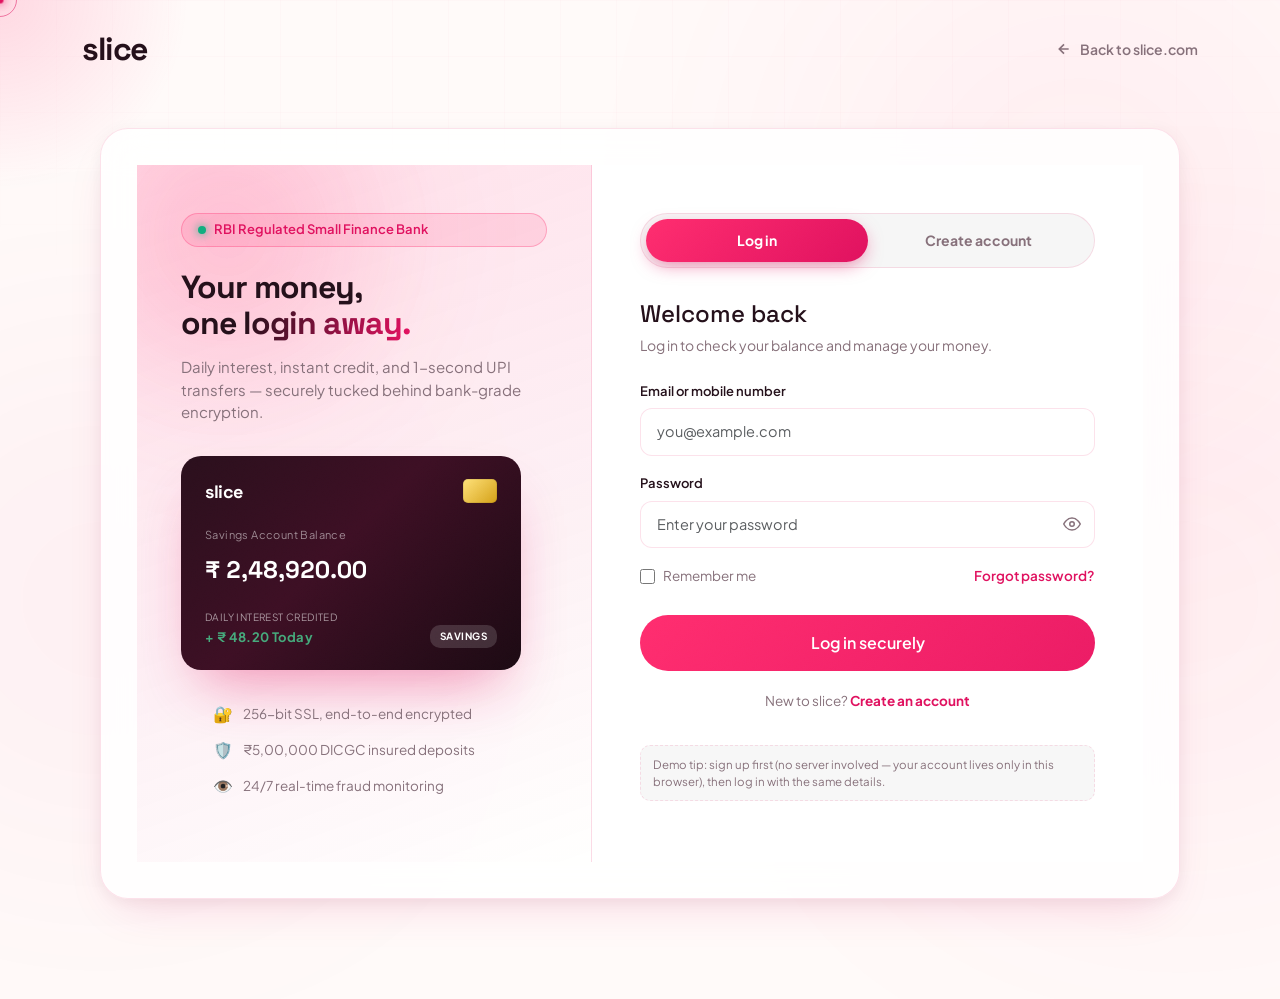
<file: login.html>
<!DOCTYPE html>
<html lang="en">
<head>
  <meta charset="UTF-8">
  <meta name="viewport" content="width=device-width, initial-scale=1.0">
  <title>Log in or sign up — slice</title>

  
  <link href="https://cdn.jsdelivr.net/npm/bootstrap@5.3.3/dist/css/bootstrap.min.css" rel="stylesheet">

  
  <link rel="stylesheet" href="styles.css">
  <link rel="stylesheet" href="login.css">

  <link rel="preconnect" href="https://fonts.googleapis.com">
  <link rel="preconnect" href="https://fonts.gstatic.com" crossorigin>
  <link href="https://fonts.googleapis.com/css2?family=Plus+Jakarta+Sans:wght@300;400;500;600;700;800&family=Space+Grotesk:wght@500;600;700&display=swap" rel="stylesheet">
</head>
<body class="slice-body auth-body">


  <div class="page-loader" id="pageLoader">
    <div class="loader-inner">
      <span class="loader-logo">slice<span class="logo-dot">.</span></span>
      <div class="loader-bar"><div class="loader-bar-fill" id="loaderBarFill"></div></div>
    </div>
  </div>

  <div class="noise-overlay"></div>
  <div class="cursor-glow" id="cursorGlow"></div>
  <div class="cursor-dot" id="cursorDot"></div>
  <div class="cursor-ring" id="cursorRing"></div>
  <canvas class="confetti-canvas" id="confettiCanvas"></canvas>

  <div class="glow-bg glow-1"></div>
  <div class="glow-bg glow-2"></div>
  <div class="glow-bg glow-3"></div>
  <div class="grid-mesh"></div>

 
  <nav class="navbar navbar-light slice-navbar auth-navbar">
    <div class="container">
      <a class="navbar-brand brand-logo" href="index.html">
        <span class="logo-text">slice</span><span class="logo-dot"></span>
      </a>
      <a href="index.html" class="auth-back-link">
        <svg width="16" height="16" viewBox="0 0 24 24" fill="none" stroke="currentColor" stroke-width="2.5"><path d="M19 12H5M12 19l-7-7 7-7"/></svg>
        Back to slice.com
      </a>
    </div>
  </nav>

  
  <section class="auth-section">
    <div class="container">
      <div class="auth-shell glass-card reveal active">

        
        <div class="auth-visual">
          <div class="auth-visual-glow"></div>
          <div class="tag-pill auth-tag-pill">
            <span class="pulse-dot"></span> RBI Regulated Small Finance Bank
          </div>
          <h2 class="auth-visual-title">Your money,<br><span class="gradient-text shimmer-text">one login away.</span></h2>
          <p class="auth-visual-sub">Daily interest, instant credit, and 1-second UPI transfers — securely tucked behind bank-grade encryption.</p>

          <div class="auth-mini-card">
            <div class="card-shine"></div>
            <div class="card-top">
              <span class="card-brand">slice</span>
              <span class="card-chip"></span>
            </div>
            <div class="card-middle">
              <div class="card-balance">
                <span class="lbl">Savings Account Balance</span>
                <span class="val">₹ 2,48,920.00</span>
              </div>
            </div>
            <div class="card-bottom">
              <div class="card-holder">
                <span>DAILY INTEREST CREDITED</span>
                <strong class="green-text">+ ₹ 48.20 Today</strong>
              </div>
              <div class="card-type">SAVINGS</div>
            </div>
          </div>

          <ul class="auth-trust-list">
            <li><span class="icon">🔐</span> 256-bit SSL, end-to-end encrypted</li>
            <li><span class="icon">🛡️</span> ₹5,00,000 DICGC insured deposits</li>
            <li><span class="icon">👁️</span> 24/7 real-time fraud monitoring</li>
          </ul>
        </div>

     
        <div class="auth-form-panel">

          <div class="auth-tabs" role="tablist">
            <button type="button" class="auth-tab active" id="tabLogin" data-target="login">Log in</button>
            <button type="button" class="auth-tab" id="tabSignup" data-target="signup">Create account</button>
            <span class="auth-tab-indicator" id="authTabIndicator"></span>
          </div>

         
          <form class="auth-form active" id="loginForm" novalidate>
            <h3 class="auth-form-title">Welcome back</h3>
            <p class="auth-form-sub">Log in to check your balance and manage your money.</p>

            <div class="form-field">
              <label for="loginEmail">Email or mobile number</label>
              <input type="text" class="form-control" id="loginEmail" placeholder="you@example.com" autocomplete="username">
              <span class="field-error" id="loginEmailError"></span>
            </div>

            <div class="form-field">
              <label for="loginPassword">Password</label>
              <div class="password-input-wrap">
                <input type="password" class="form-control" id="loginPassword" placeholder="Enter your password" autocomplete="current-password">
                <button type="button" class="pw-toggle" data-target="loginPassword" aria-label="Show password">
                  <svg class="eye-open" width="18" height="18" viewBox="0 0 24 24" fill="none" stroke="currentColor" stroke-width="2"><path d="M1 12s4-8 11-8 11 8 11 8-4 8-11 8-11-8-11-8Z"/><circle cx="12" cy="12" r="3"/></svg>
                  <svg class="eye-closed" width="18" height="18" viewBox="0 0 24 24" fill="none" stroke="currentColor" stroke-width="2" style="display:none"><path d="M17.94 17.94A10.94 10.94 0 0 1 12 20c-7 0-11-8-11-8a21.6 21.6 0 0 1 5.06-6.06M9.9 4.24A10.94 10.94 0 0 1 12 4c7 0 11 8 11 8a21.6 21.6 0 0 1-2.68 3.87M14.12 14.12a3 3 0 1 1-4.24-4.24"/><path d="M1 1l22 22"/></svg>
                </button>
              </div>
              <span class="field-error" id="loginPasswordError"></span>
            </div>

            <div class="auth-form-row">
              <label class="remember-check">
                <input type="checkbox" id="rememberMe"> Remember me
              </label>
              <a href="#" class="forgot-link" id="forgotLink">Forgot password?</a>
            </div>

            <button type="submit" class="btn btn-large btn-purple btn-glow magnetic auth-submit" id="loginSubmit">
              <span class="btn-label">Log in securely</span>
              <span class="btn-spinner" aria-hidden="true"></span>
            </button>

            <div class="auth-banner" id="loginBanner"></div>

            <p class="auth-switch-line">New to slice? <button type="button" class="link-btn" data-switch="signup">Create an account</button></p>

            <div class="auth-demo-hint">
              Demo tip: sign up first (no server involved — your account lives only in this browser), then log in with the same details.
            </div>
          </form>

          <!-- ---------------- SIGNUP FORM ---------------- -->
          <form class="auth-form" id="signupForm" novalidate>
            <h3 class="auth-form-title">Open your slice account</h3>
            <p class="auth-form-sub">Takes about 3 minutes. Zero balance, zero paperwork.</p>

            <div class="form-field">
              <label for="signupName">Full name</label>
              <input type="text" class="form-control" id="signupName" placeholder="As per your ID" autocomplete="name">
              <span class="field-error" id="signupNameError"></span>
            </div>

            <div class="form-field">
              <label for="signupEmail">Email address</label>
              <input type="email" class="form-control" id="signupEmail" placeholder="you@example.com" autocomplete="email">
              <span class="field-error" id="signupEmailError"></span>
            </div>

            <div class="form-field">
              <label for="signupPhone">Mobile number</label>
              <div class="phone-input-group signup-phone">
                <span>+91</span>
                <input type="tel" class="form-control" id="signupPhone" placeholder="10-digit mobile number" maxlength="10" autocomplete="tel">
              </div>
              <span class="field-error" id="signupPhoneError"></span>
            </div>

            <div class="form-field">
              <label for="signupPassword">Create password</label>
              <div class="password-input-wrap">
                <input type="password" class="form-control" id="signupPassword" placeholder="At least 8 characters" autocomplete="new-password">
                <button type="button" class="pw-toggle" data-target="signupPassword" aria-label="Show password">
                  <svg class="eye-open" width="18" height="18" viewBox="0 0 24 24" fill="none" stroke="currentColor" stroke-width="2"><path d="M1 12s4-8 11-8 11 8 11 8-4 8-11 8-11-8-11-8Z"/><circle cx="12" cy="12" r="3"/></svg>
                  <svg class="eye-closed" width="18" height="18" viewBox="0 0 24 24" fill="none" stroke="currentColor" stroke-width="2" style="display:none"><path d="M17.94 17.94A10.94 10.94 0 0 1 12 20c-7 0-11-8-11-8a21.6 21.6 0 0 1 5.06-6.06M9.9 4.24A10.94 10.94 0 0 1 12 4c7 0 11 8 11 8a21.6 21.6 0 0 1-2.68 3.87M14.12 14.12a3 3 0 1 1-4.24-4.24"/><path d="M1 1l22 22"/></svg>
                </button>
              </div>
              <div class="pw-strength" id="pwStrength"><span></span></div>
              <span class="field-error" id="signupPasswordError"></span>
            </div>

            <div class="form-field">
              <label for="signupConfirm">Confirm password</label>
              <input type="password" class="form-control" id="signupConfirm" placeholder="Re-enter your password" autocomplete="new-password">
              <span class="field-error" id="signupConfirmError"></span>
            </div>

            <label class="remember-check terms-check">
              <input type="checkbox" id="agreeTerms">
              I agree to the <a href="#">Terms of Service</a> and <a href="#">Privacy Policy</a>
            </label>
            <span class="field-error" id="agreeTermsError"></span>

            <button type="submit" class="btn btn-large btn-purple btn-glow magnetic auth-submit" id="signupSubmit">
              <span class="btn-label">Create my account</span>
              <span class="btn-spinner" aria-hidden="true"></span>
            </button>

            <div class="auth-banner" id="signupBanner"></div>

            <p class="auth-switch-line">Already bank with us? <button type="button" class="link-btn" data-switch="login">Log in</button></p>
          </form>

        </div>
      </div>
    </div>
  </section>

  <!-- jQuery -->
  <script src="https://code.jquery.com/jquery-3.7.1.min.js"></script>
  <!-- Bootstrap Bundle -->
  <script src="https://cdn.jsdelivr.net/npm/bootstrap@5.3.3/dist/js/bootstrap.bundle.min.js"></script>
  <script src="auth.js"></script>
  <script src="login.js"></script>
</body>
</html>
</file>
<file: styles.css>
:root {
  --bg-dark: #fffaf9;
  --surface: #ffffff;
  --card-bg: rgba(255, 255, 255, 0.85);
  --card-border: rgba(224, 17, 95, 0.12);
  --accent-purple: #ff2d6f;   /* primary slice pink */
  --accent-light: #ff8fb3;    /* light pink */
  --accent-magenta: #e0115f;  /* deep pink */
  --text-main: #24101a;
  --text-muted: #86707a;
  --green-glow: #0fae7f;
  --font-family: 'Plus Jakarta Sans', sans-serif;
  --font-display: 'Space Grotesk', 'Plus Jakarta Sans', sans-serif;
}

* {
  box-sizing: border-box;
  margin: 0;
  padding: 0;
}

html {
  scroll-behavior: smooth;
}

body.slice-body {
  background-color: var(--bg-dark);
  color: var(--text-main);
  font-family: var(--font-family);
  overflow-x: hidden;
  position: relative;
  line-height: 1.5;
  cursor: default;
}

::selection {
  background: var(--accent-magenta);
  color: #fff;
}

/* Scrollbar */
::-webkit-scrollbar { width: 10px; }
::-webkit-scrollbar-track { background: var(--bg-dark); }
::-webkit-scrollbar-thumb { background: linear-gradient(var(--accent-purple), var(--accent-magenta)); border-radius: 10px; }

/* Reduced motion respect */
@media (prefers-reduced-motion: reduce) {
  *, *::before, *::after {
    animation-duration: 0.01ms !important;
    animation-iteration-count: 1 !important;
    transition-duration: 0.01ms !important;
    scroll-behavior: auto !important;
  }
}

/* Focus visibility */
a:focus-visible, button:focus-visible, input:focus-visible {
  outline: 2px solid var(--accent-magenta);
  outline-offset: 3px;
}

/* ================= SCROLL PROGRESS ================= */
.scroll-progress {
  position: fixed;
  top: 0;
  left: 0;
  height: 3px;
  width: 0%;
  background: linear-gradient(90deg, var(--accent-purple), var(--accent-magenta), var(--accent-light));
  background-size: 200% 100%;
  z-index: 3000;
  transition: width 0.1s ease-out;
  box-shadow: 0 0 12px var(--accent-magenta);
}

/* ================= CURSOR GLOW ================= */
.cursor-glow {
  position: fixed;
  width: 380px;
  height: 380px;
  border-radius: 50%;
  background: radial-gradient(circle, rgba(255, 45, 111, 0.16), transparent 70%);
  pointer-events: none;
  z-index: 1;
  transform: translate(-50%, -50%);
  left: -400px;
  top: -400px;
  transition: opacity 0.3s ease;
  will-change: left, top;
}

@media (max-width: 768px), (pointer: coarse) {
  .cursor-glow { display: none; }
}

/* ================= AMBIENT BACKGROUND ================= */
.glow-bg {
  position: absolute;
  border-radius: 50%;
  filter: blur(150px);
  pointer-events: none;
  z-index: 0;
  opacity: 0.16;
  will-change: transform;
  animation: driftGlow 18s ease-in-out infinite;
}

.glow-1 {
  width: 600px;
  height: 600px;
  background: radial-gradient(circle, var(--accent-purple), transparent 70%);
  top: -100px;
  right: -100px;
}

.glow-2 {
  width: 500px;
  height: 500px;
  background: radial-gradient(circle, var(--accent-magenta), transparent 70%);
  top: 35%;
  left: -150px;
  animation-delay: -6s;
}

.glow-3 {
  width: 600px;
  height: 600px;
  background: radial-gradient(circle, var(--accent-purple), transparent 70%);
  bottom: 10%;
  right: -200px;
  animation-delay: -12s;
}

@keyframes driftGlow {
  0%, 100% { transform: translate(0, 0) scale(1); }
  33% { transform: translate(-40px, 30px) scale(1.08); }
  66% { transform: translate(30px, -20px) scale(0.95); }
}

.grid-mesh {
  position: fixed;
  inset: 0;
  z-index: 0;
  pointer-events: none;
  opacity: 0.35;
  background-image:
    linear-gradient(rgba(224,17,95,0.05) 1px, transparent 1px),
    linear-gradient(90deg, rgba(224,17,95,0.05) 1px, transparent 1px);
  background-size: 56px 56px;
  mask-image: radial-gradient(ellipse 80% 50% at 50% 0%, #000 40%, transparent 90%);
}

/* ================= ANNOUNCEMENT BAR / MARQUEE ================= */
.announcement-bar {
  background: linear-gradient(90deg, rgba(255, 45, 111, 0.2), rgba(224, 17, 95, 0.2));
  border-bottom: 1px solid var(--card-border);
  padding: 8px 16px;
  font-size: 13px;
  color: var(--text-main);
  display: flex;
  align-items: center;
  gap: 16px;
  position: relative;
  z-index: 900;
  overflow: hidden;
}

.marquee-track {
  display: flex;
  flex: 1;
  overflow: hidden;
  white-space: nowrap;
  mask-image: linear-gradient(90deg, transparent, #000 8%, #000 92%, transparent);
}

.marquee-content {
  display: inline-block;
  padding-right: 12px;
  animation: marquee 26s linear infinite;
  flex-shrink: 0;
}

@keyframes marquee {
  from { transform: translateX(0); }
  to { transform: translateX(-100%); }
}

.announcement-bar .learn-more {
  color: var(--accent-magenta);
  text-decoration: none;
  font-weight: 700;
  white-space: nowrap;
  flex-shrink: 0;
}

/* ================= NAVBAR ================= */
.slice-navbar {
  padding: 16px 0;
  transition: all 0.3s ease;
  background: transparent;
  z-index: 1000;
}

.slice-navbar.scrolled {
  background: rgba(255, 255, 255, 0.85);
  backdrop-filter: blur(16px);
  border-bottom: 1px solid var(--card-border);
  padding: 12px 0;
}

.nav-container {
  max-width: 1200px;
  margin: 0 auto;
  padding: 0 24px;
  display: flex;
  align-items: center;
  justify-content: space-between;
}

.brand-logo { text-decoration: none; display: flex; align-items: baseline; }
.logo-text { font-family: var(--font-display); font-size: 32px; font-weight: 700; color: var(--text-main); letter-spacing: -1.5px; }
.logo-dot { font-size: 36px; color: var(--accent-magenta); font-weight: 900; animation: dotPulse 2.4s ease-in-out infinite; }

@keyframes dotPulse {
  0%, 100% { text-shadow: 0 0 0 rgba(224,17,95,0); }
  50% { text-shadow: 0 0 16px rgba(224,17,95,0.9); }
}

.nav-links { display: flex; gap: 28px; }
.nav-link { position: relative; color: var(--text-muted); text-decoration: none; font-weight: 500; font-size: 14px; transition: color 0.2s; padding: 4px 0; overflow: hidden; }
.nav-link span { display: inline-block; transition: transform 0.3s cubic-bezier(0.16,1,0.3,1); }
.nav-link::after {
  content: '';
  position: absolute;
  left: 0;
  bottom: 0;
  width: 100%;
  height: 1px;
  background: linear-gradient(90deg, var(--accent-purple), var(--accent-magenta));
  transform: scaleX(0);
  transform-origin: left;
  transition: transform 0.3s ease;
}
.nav-link:hover { color: var(--text-main); }
.nav-link:hover::after { transform: scaleX(1); }

.nav-cta { display: flex; align-items: center; gap: 14px; }

@media (max-width: 991.98px) {
  .navbar-collapse {
    background: rgba(255, 255, 255, 0.97);
    backdrop-filter: blur(16px);
    border: 1px solid var(--card-border);
    border-radius: 20px;
    margin-top: 14px;
    padding: 20px;
    box-shadow: 0 20px 45px rgba(224, 17, 95, 0.14);
  }
  .navbar-nav { gap: 6px; }
  .navbar-nav .nav-link { padding: 10px 4px; }
  .navbar-nav .btn { width: 100%; margin-top: 10px; }
  .nav-auth-group { flex-direction: column; align-items: stretch; gap: 10px; margin-top: 10px; }
  .nav-auth-group .btn { width: 100%; margin-top: 0; }
}

.hamburger {
  display: none;
  flex-direction: column;
  justify-content: center;
  gap: 5px;
  width: 38px;
  height: 38px;
  background: rgba(224,17,95,0.06);
  border: 1px solid var(--card-border);
  border-radius: 10px;
  cursor: pointer;
  align-items: center;
}
.hamburger span { width: 16px; height: 2px; background: var(--text-main); border-radius: 2px; transition: all 0.3s ease; }
.hamburger.open span:nth-child(1) { transform: translateY(7px) rotate(45deg); }
.hamburger.open span:nth-child(2) { opacity: 0; }
.hamburger.open span:nth-child(3) { transform: translateY(-7px) rotate(-45deg); }

.mobile-menu {
  display: none;
  flex-direction: column;
  gap: 4px;
  max-height: 0;
  overflow: hidden;
  transition: max-height 0.4s ease;
  padding: 0 24px;
}
.mobile-menu.open { max-height: 420px; padding: 16px 24px 24px; }
.mobile-link { color: var(--text-muted); text-decoration: none; font-size: 16px; padding: 12px 0; border-bottom: 1px solid var(--card-border); }
.mobile-link:hover { color: var(--text-main); }

/* ================= BUTTONS ================= */
.btn {
  display: inline-flex;
  align-items: center;
  justify-content: center;
  gap: 8px;
  padding: 12px 24px;
  border-radius: 50px;
  font-weight: 600;
  font-size: 14px;
  cursor: pointer;
  border: none;
  transition: all 0.3s cubic-bezier(0.16, 1, 0.3, 1);
  position: relative;
  overflow: hidden;
}

.btn-purple {
  background: linear-gradient(135deg, var(--accent-purple), var(--accent-magenta));
  color: #fff;
  background-size: 160% 160%;
}

.btn-purple::before {
  content: '';
  position: absolute;
  inset: 0;
  background: linear-gradient(120deg, transparent, rgba(255,255,255,0.35), transparent);
  transform: translateX(-120%);
  transition: transform 0.6s ease;
}
.btn-purple:hover::before { transform: translateX(120%); }

.btn-glow:hover {
  transform: translateY(-2px);
  box-shadow: 0 10px 30px -5px rgba(255, 45, 111, 0.6);
  background-position: 100% 50%;
}
.btn-glow:active { transform: translateY(0) scale(0.97); }

.btn-large { padding: 16px 32px; font-size: 16px; }

.btn-outline-pink {
  background: transparent;
  border: 1px solid rgba(224, 17, 95, 0.3);
  color: var(--accent-magenta);
}
.btn-outline-pink:hover { background: rgba(224, 17, 95, 0.08); border-color: var(--accent-magenta); color: var(--accent-magenta); }

.nav-auth-group { display: flex; align-items: center; gap: 12px; }

/* Magnetic hover wrapper (JS adds inline transform) */
.magnetic { transition: transform 0.25s cubic-bezier(0.16,1,0.3,1), box-shadow 0.3s ease; }

/* ================= HERO SECTION ================= */
.hero-section {
  max-width: 1200px;
  margin: 0 auto;
  padding: 120px 24px 60px 24px;
  display: grid;
  grid-template-columns: 1.1fr 0.9fr;
  align-items: center;
  gap: 60px;
  position: relative;
  z-index: 10;
}

.tag-pill {
  display: inline-flex;
  align-items: center;
  gap: 8px;
  background: rgba(255, 45, 111, 0.12);
  border: 1px solid rgba(255, 45, 111, 0.3);
  padding: 6px 16px;
  border-radius: 30px;
  font-size: 13px;
  font-weight: 600;
  color: var(--accent-magenta);
  margin-bottom: 24px;
  animation: fadeSlideIn 0.7s cubic-bezier(0.16,1,0.3,1) both;
}

.pulse-dot {
  width: 8px;
  height: 8px;
  background-color: var(--green-glow);
  border-radius: 50%;
  box-shadow: 0 0 10px var(--green-glow);
  animation: pulse 1.8s infinite;
  flex-shrink: 0;
}

@keyframes pulse {
  0% { opacity: 0.4; transform: scale(0.9); }
  50% { opacity: 1; transform: scale(1.2); }
  100% { opacity: 0.4; transform: scale(0.9); }
}

.gradient-text {
  background: linear-gradient(135deg, var(--text-main) 15%, var(--accent-magenta) 100%);
  -webkit-background-clip: text;
  -webkit-text-fill-color: transparent;
  background-clip: text;
}

.shimmer-text {
  background: linear-gradient(110deg, var(--text-main) 12%, var(--accent-magenta) 40%, var(--accent-light) 55%, var(--text-main) 82%);
  background-size: 250% 100%;
  -webkit-background-clip: text;
  -webkit-text-fill-color: transparent;
  background-clip: text;
  animation: shimmer 6s linear infinite;
}

@keyframes shimmer {
  0% { background-position: 200% 0; }
  100% { background-position: -50% 0; }
}

.hero-title { font-family: var(--font-display); font-size: 58px; font-weight: 700; line-height: 1.08; letter-spacing: -2px; margin-bottom: 20px; animation: fadeSlideIn 0.7s 0.1s cubic-bezier(0.16,1,0.3,1) both; }
.hero-subtitle { font-size: 18px; color: var(--text-muted); max-width: 520px; margin-bottom: 36px; animation: fadeSlideIn 0.7s 0.2s cubic-bezier(0.16,1,0.3,1) both; }

@keyframes fadeSlideIn {
  from { opacity: 0; transform: translateY(18px); }
  to { opacity: 1; transform: translateY(0); }
}

.hero-buttons { display: flex; align-items: center; gap: 20px; margin-bottom: 48px; flex-wrap: wrap; animation: fadeSlideIn 0.7s 0.3s cubic-bezier(0.16,1,0.3,1) both; }
.qr-pill {
  display: flex;
  align-items: center;
  gap: 10px;
  background: rgba(224,17,95,0.05);
  border: 1px solid var(--card-border);
  padding: 10px 18px;
  border-radius: 30px;
  font-size: 14px;
  color: var(--text-muted);
  cursor: pointer;
  transition: border-color 0.3s ease, color 0.3s ease;
}
.qr-pill:hover { border-color: var(--accent-magenta); color: var(--text-main); }

.hero-stats {
  display: flex;
  align-items: center;
  gap: 24px;
  border-top: 1px solid var(--card-border);
  padding-top: 24px;
  animation: fadeSlideIn 0.7s 0.4s cubic-bezier(0.16,1,0.3,1) both;
}

.stat-item { display: flex; flex-direction: column; }
.stat-number { font-family: var(--font-display); font-size: 20px; font-weight: 700; color: var(--text-main); }
.stat-label { font-size: 12px; color: var(--text-muted); }
.stat-divider { width: 1px; height: 30px; background: var(--card-border); }

/* Hero Visual + Orbit rings */
.hero-visual {
  perspective: 1200px;
  display: flex;
  justify-content: flex-end;
  align-items: center;
  position: relative;
  width: 100%;
  padding: 60px 0 80px 20px;
  box-sizing: border-box;
}

.orbit-ring {
  position: absolute;
  top: 50%;
  right: 0%;
  border: 1px dashed rgba(224,17,95,0.2);
  border-radius: 50%;
  pointer-events: none;
  transform: translate(35%, -50%);
}
.ring-1 { width: 620px; height: 620px; animation: spin 30s linear infinite; }
.ring-2 { width: 740px; height: 740px; animation: spin 45s linear infinite reverse; }
@keyframes spin { from { transform: translate(35%, -50%) rotate(0deg); } to { transform: translate(35%, -50%) rotate(360deg); } }

/* Real bank-card proportions (ISO/IEC 7810 ratio ≈ 1.586:1), fluid + shifted right + BIG */
.card-container {
  width: min(640px, 108%);
  aspect-ratio: 1.586 / 1;
  margin: 0;
  margin-right: -40px;
  position: relative;
  transform-style: preserve-3d;
  transition: transform 0.1s ease-out;
  animation: cardEntrance 0.9s 0.3s cubic-bezier(0.16,1,0.3,1) both;
}

@keyframes cardEntrance {
  from { opacity: 0; transform: translateY(30px) rotateX(20deg) scale(0.9); }
  to { opacity: 1; transform: translateY(0) rotateX(0) scale(1); }
}

.slice-card {
  width: 100%;
  height: 100%;
  background: linear-gradient(135deg, #ff5c8d 0%, var(--accent-purple) 42%, var(--accent-magenta) 78%, #9c0a44 100%);
  border: 1px solid rgba(255, 255, 255, 0.28);
  border-radius: 26px;
  padding: 6.5% 7%;
  box-shadow: 0 34px 70px -14px rgba(224, 17, 95, 0.55), 0 12px 28px rgba(36, 16, 26, 0.16);
  display: flex;
  flex-direction: column;
  justify-content: space-between;
  position: relative;
  overflow: hidden;
  color: #fff;
  box-sizing: border-box;
}

/* Automatic diagonal shine sweep (loop) */
.card-shine {
  position: absolute;
  top: -50%;
  left: -60%;
  width: 55%;
  height: 200%;
  background: linear-gradient(120deg, transparent, rgba(255,255,255,0.4), transparent);
  transform: rotate(20deg);
  animation: cardShineSweep 4.5s ease-in-out infinite;
  pointer-events: none;
}
@keyframes cardShineSweep {
  0% { left: -60%; }
  40%, 100% { left: 140%; }
}

/* Cursor-following glare "swipe" on hover */
.slice-card::before {
  content: '';
  position: absolute;
  inset: 0;
  z-index: 2;
  opacity: 0;
  background: radial-gradient(360px circle at var(--cx, 50%) var(--cy, 50%), rgba(255,255,255,0.35), transparent 60%);
  transition: opacity 0.35s ease;
  pointer-events: none;
}
.card-container:hover .slice-card::before { opacity: 1; }

/* Fine diagonal card-stock texture lines for a premium finish */
.slice-card::after {
  content: '';
  position: absolute;
  inset: 0;
  background: repeating-linear-gradient(115deg, rgba(255,255,255,0.05) 0px, rgba(255,255,255,0.05) 1px, transparent 1px, transparent 7px);
  mix-blend-mode: overlay;
  pointer-events: none;
}

/* Reflection underneath the card, like glass/glossy surface */
.card-reflection {
  position: absolute;
  left: 4%;
  right: 4%;
  top: 100%;
  height: 45%;
  margin-top: 4px;
  border-radius: 26px;
  background: linear-gradient(135deg, #ff5c8d 0%, var(--accent-purple) 42%, var(--accent-magenta) 78%, #9c0a44 100%);
  transform: scaleY(-1);
  -webkit-mask-image: linear-gradient(to bottom, rgba(0,0,0,0.35), transparent 85%);
  mask-image: linear-gradient(to bottom, rgba(0,0,0,0.35), transparent 85%);
  opacity: 0.55;
  filter: blur(0.5px);
  pointer-events: none;
}

.card-top { display: flex; justify-content: space-between; align-items: center; position: relative; z-index: 3; }
.card-brand { font-family: var(--font-display); font-size: clamp(20px, 5.5vw, 28px); font-weight: 700; color: #fff; letter-spacing: -0.5px; }
.card-chip { width: 42px; height: 30px; background: linear-gradient(135deg, #ffe27a, #d4a017); border-radius: 6px; flex-shrink: 0; box-shadow: inset 0 0 0 1px rgba(0,0,0,0.08); }

.card-balance { position: relative; z-index: 3; }
.card-balance .lbl { display: block; font-size: 12.5px; color: rgba(255,255,255,0.78); letter-spacing: 0.3px; margin-bottom: 5px; }
.card-balance .val { font-size: clamp(20px, 6vw, 29px); font-weight: 700; color: #fff; font-variant-numeric: tabular-nums; white-space: nowrap; }

.card-bottom { display: flex; justify-content: space-between; align-items: flex-end; font-size: 12px; gap: 10px; position: relative; z-index: 3; }
.card-holder { display: flex; flex-direction: column; gap: 4px; min-width: 0; }
.card-holder span { color: rgba(255,255,255,0.75); letter-spacing: 0.4px; white-space: nowrap; }
.slice-card .green-text { color: #baffe0; font-size: 14px; font-weight: 700; text-shadow: 0 0 14px rgba(0,0,0,0.15); }
.card-type { background: rgba(255, 255, 255, 0.2); padding: 5px 12px; border-radius: 12px; font-weight: 700; color: #fff; flex-shrink: 0; letter-spacing: 0.5px; }

/* Floating Badges */
.floating-badge {
  position: absolute;
  background: rgba(255, 255, 255, 0.96);
  border: 1px solid var(--card-border);
  backdrop-filter: blur(12px);
  padding: 10px 18px;
  border-radius: 40px;
  font-size: 13px;
  font-weight: 600;
  color: var(--text-main);
  white-space: nowrap;
  box-shadow: 0 15px 35px rgba(224,17,95,0.16), 0 4px 14px rgba(0,0,0,0.06);
  animation-fill-mode: both;
  z-index: 4;
}

.badge-top-right { top: 4%; right: 0; transform: translate(48%, -70%); }
.badge-bottom-left { bottom: 4%; left: 0; transform: translate(-48%, 70%); }
.badge-mid-right { top: 48%; right: 0; transform: translate(58%, -50%); }

@keyframes badgePop {
  from { opacity: 0; }
  to { opacity: 1; }
}

.badge-top-right.float-anim { animation: floatTR 4s ease-in-out infinite, badgePop 0.6s 0.6s cubic-bezier(0.16,1,0.3,1) both; }
.badge-bottom-left.float-anim-delayed { animation: floatBL 4s ease-in-out 2s infinite, badgePop 0.6s 0.8s cubic-bezier(0.16,1,0.3,1) both; }
.badge-mid-right.float-anim-slow { animation: floatMR 5.5s ease-in-out 1s infinite, badgePop 0.6s 1s cubic-bezier(0.16,1,0.3,1) both; }

@keyframes floatTR {
  0%, 100% { transform: translate(48%, -70%); }
  50% { transform: translate(48%, calc(-70% - 12px)); }
}
@keyframes floatBL {
  0%, 100% { transform: translate(-48%, 70%); }
  50% { transform: translate(-48%, calc(70% - 12px)); }
}
@keyframes floatMR {
  0%, 100% { transform: translate(58%, -50%); }
  50% { transform: translate(58%, calc(-50% - 12px)); }
}

@media (max-width: 560px) {
  .hero-visual { padding: 40px 16px 56px; justify-content: center; }
  .card-container { width: min(400px, 94%); margin: 0 auto; }
  .badge-top-right, .badge-top-right.float-anim { top: -14px; right: 2px; transform: none; animation: badgePop 0.6s 0.6s cubic-bezier(0.16,1,0.3,1) both; }
  .badge-bottom-left, .badge-bottom-left.float-anim-delayed { bottom: -14px; left: 2px; transform: none; animation: badgePop 0.6s 0.8s cubic-bezier(0.16,1,0.3,1) both; }
  .badge-mid-right { display: none; }
}

.float-anim { animation: float 4s ease-in-out infinite, fadeSlideIn 0.6s 0.6s cubic-bezier(0.16,1,0.3,1) both; }
.float-anim-delayed { animation: float 4s ease-in-out 2s infinite, fadeSlideIn 0.6s 0.8s cubic-bezier(0.16,1,0.3,1) both; }
.float-anim-slow { animation: float 5.5s ease-in-out 1s infinite, fadeSlideIn 0.6s 1s cubic-bezier(0.16,1,0.3,1) both; }

@keyframes float {
  0% { transform: translateY(0px); }
  50% { transform: translateY(-12px); }
  100% { transform: translateY(0px); }
}

.scroll-cue {
  position: absolute;
  bottom: -30px;
  left: 50%;
  transform: translateX(-50%);
  display: flex;
  flex-direction: column;
  align-items: center;
  gap: 8px;
  font-size: 11px;
  letter-spacing: 1px;
  color: var(--text-muted);
  text-transform: uppercase;
  grid-column: 1 / -1;
  justify-self: center;
}
.scroll-cue-track { width: 2px; height: 34px; background: var(--card-border); border-radius: 2px; overflow: hidden; }
.scroll-cue-dot { width: 2px; height: 10px; background: var(--accent-magenta); animation: scrollDot 1.8s ease-in-out infinite; }
@keyframes scrollDot {
  0% { transform: translateY(-10px); }
  100% { transform: translateY(34px); }
}

/* Glass Card Global Style */
.glass-card {
  background: var(--card-bg);
  border: 1px solid var(--card-border);
  backdrop-filter: blur(20px);
  border-radius: 24px;
  padding: 36px;
  box-shadow: 0 20px 50px -20px rgba(224, 17, 95, 0.18), 0 4px 18px rgba(36, 16, 26, 0.06);
  transition: transform 0.4s cubic-bezier(0.16,1,0.3,1), border-color 0.4s ease, box-shadow 0.4s ease;
}

/* Sections Global */
.features-section, .showcase-section, .fd-section, .testimonials-section, .faq-section,
.growth-section, .insights-section, .safety-section, .support-section {
  max-width: 1200px;
  margin: 0 auto;
  padding: 80px 24px;
  position: relative;
  z-index: 5;
}

.section-header { text-align: center; margin-bottom: 50px; }
.sub-heading { font-family: var(--font-display); font-size: 13px; font-weight: 700; color: var(--accent-magenta); letter-spacing: 2px; }
.section-header h2 { font-family: var(--font-display); font-size: 38px; font-weight: 700; margin-top: 8px; letter-spacing: -0.5px; }
.section-desc { color: var(--text-muted); max-width: 600px; margin: 10px auto 0 auto; }

/* Interactive Simulator Widget */
.widget-header { display: flex; justify-content: space-between; align-items: center; margin-bottom: 30px; gap: 16px; flex-wrap: wrap; }
.widget-header h3 { font-family: var(--font-display); }
.widget-grid { display: grid; grid-template-columns: 1fr 1fr; gap: 40px; align-items: center; }

.live-pill {
  display: inline-flex;
  align-items: center;
  gap: 8px;
  font-size: 12px;
  font-weight: 700;
  color: var(--green-glow);
  background: rgba(16, 185, 129, 0.1);
  border: 1px solid rgba(16, 185, 129, 0.3);
  padding: 6px 14px;
  border-radius: 20px;
  white-space: nowrap;
}

.widget-controls label { display: block; margin-bottom: 12px; font-size: 16px; }

input[type=range] {
  width: 100%;
  margin-bottom: 24px;
  -webkit-appearance: none;
  appearance: none;
  height: 6px;
  border-radius: 6px;
  background: linear-gradient(90deg, var(--accent-purple), var(--accent-magenta));
  outline: none;
  cursor: pointer;
}
input[type=range]::-webkit-slider-thumb {
  -webkit-appearance: none;
  appearance: none;
  width: 20px;
  height: 20px;
  border-radius: 50%;
  background: #fff;
  border: 3px solid var(--accent-magenta);
  box-shadow: 0 0 0 6px rgba(224,17,95,0.15);
  transition: box-shadow 0.2s ease, transform 0.2s ease;
}
input[type=range]::-webkit-slider-thumb:hover { transform: scale(1.15); box-shadow: 0 0 0 9px rgba(224,17,95,0.2); }
input[type=range]::-moz-range-thumb {
  width: 20px;
  height: 20px;
  border-radius: 50%;
  background: #fff;
  border: 3px solid var(--accent-magenta);
  cursor: pointer;
}

.calc-breakdown { display: flex; gap: 30px; flex-wrap: wrap; }
.breakdown-item span { display: block; font-size: 12px; color: var(--text-muted); }
.breakdown-item strong { font-size: 20px; font-variant-numeric: tabular-nums; }

.notification-card {
  background: rgba(255, 255, 255, 0.95);
  border: 1px solid var(--card-border);
  padding: 20px;
  border-radius: 16px;
  display: flex;
  align-items: center;
  gap: 16px;
  box-shadow: 0 10px 30px rgba(224,17,95,0.12), 0 4px 12px rgba(0,0,0,0.05);
  animation: notifPop 2.8s ease-in-out infinite;
}
@keyframes notifPop {
  0%, 85%, 100% { transform: translateY(0); }
  90% { transform: translateY(-6px); }
}

.notif-icon { font-size: 24px; }
.notif-text strong { display: block; font-size: 14px; }
.notif-text p { font-size: 13px; color: var(--text-muted); }
.notif-time { margin-left: auto; font-size: 11px; color: var(--text-muted); }

/* Feature Cards Grid */
.cards-grid { display: grid; grid-template-columns: repeat(auto-fit, minmax(300px, 1fr)); gap: 24px; }
.mt-40 { margin-top: 40px; }
.mt-20 { margin-top: 20px; }
.feature-icon { font-size: 32px; margin-bottom: 16px; display: inline-block; }
.feature-box h3 { font-family: var(--font-display); font-size: 20px; font-weight: 700; margin-bottom: 10px; }
.feature-box p { color: var(--text-muted); font-size: 14px; margin-bottom: 20px; }

.tilt-card-sm:hover { transform: translateY(-8px); border-color: rgba(224,17,95,0.35); box-shadow: 0 25px 50px -12px rgba(255,45,111,0.35); }

.pill-tag {
  display: inline-block;
  background: rgba(224,17,95,0.06);
  border: 1px solid var(--card-border);
  padding: 4px 12px;
  border-radius: 20px;
  font-size: 12px;
  color: var(--accent-magenta);
}

/* ============== GROWTH / REPO-RATE SECTION ============== */
/* Layout now comes from Bootstrap's row/col grid (see HTML); this class
   only carries the glass-card visual theme. */

.growth-bar-row { margin-bottom: 26px; }
.growth-bar-label { display: flex; align-items: center; gap: 8px; font-size: 14px; font-weight: 600; margin-bottom: 10px; flex-wrap: wrap; }
.dot { width: 9px; height: 9px; border-radius: 50%; display: inline-block; }
.dot-purple { background: linear-gradient(135deg, var(--accent-purple), var(--accent-magenta)); box-shadow: 0 0 8px var(--accent-magenta); }
.dot-muted { background: var(--text-muted); }
.dot-line { width: 14px; height: 2px; border-radius: 2px; background: repeating-linear-gradient(90deg, var(--text-muted) 0 4px, transparent 4px 8px); }

.rate-chip {
  font-size: 11px;
  font-weight: 700;
  color: var(--accent-magenta);
  background: rgba(255,45,111,0.12);
  border: 1px solid rgba(255,45,111,0.3);
  padding: 2px 10px;
  border-radius: 20px;
}
.rate-chip.muted { color: var(--text-muted); background: rgba(0,0,0,0.04); border-color: var(--card-border); }

.growth-bar-track {
  width: 100%;
  height: 46px;
  background: rgba(0,0,0,0.045);
  border: 1px solid var(--card-border);
  border-radius: 12px;
  overflow: hidden;
  position: relative;
}
.growth-bar {
  height: 100%;
  width: 0%;
  border-radius: 12px;
  display: flex;
  align-items: center;
  justify-content: flex-end;
  padding-right: 16px;
  transition: width 1.6s cubic-bezier(0.16,1,0.3,1);
  font-size: 13px;
  font-weight: 700;
  white-space: nowrap;
}
.growth-bar.in-view.bar-slice { width: 100%; background: linear-gradient(90deg, var(--accent-purple), var(--accent-magenta)); box-shadow: 0 0 25px rgba(224,17,95,0.4); }
.growth-bar.in-view.bar-traditional { width: 72%; background: rgba(36,16,26,0.18); color: var(--text-main); }
.bar-value { font-variant-numeric: tabular-nums; }

.growth-baseline { display: flex; align-items: center; gap: 8px; font-size: 13px; color: var(--text-muted); margin-top: 6px; }

.growth-highlight {
  text-align: center;
  background: linear-gradient(160deg, rgba(255,45,111,0.14), rgba(224,17,95,0.06));
  border: 1px solid rgba(255,45,111,0.25);
  border-radius: 20px;
  padding: 40px 24px;
  display: flex;
  flex-direction: column;
  gap: 6px;
}
.growth-highlight-label { font-size: 13px; color: var(--text-muted); text-transform: uppercase; letter-spacing: 1px; }
.growth-highlight-number { font-family: var(--font-display); font-size: 46px; font-weight: 700; background: linear-gradient(135deg,var(--text-main),var(--accent-magenta)); -webkit-background-clip: text; -webkit-text-fill-color: transparent; }
.growth-highlight-sub { font-size: 13px; color: var(--text-muted); margin-top: 8px; }

/* ============== SPEND INSIGHTS SECTION ============== */
.insights-grid { display: grid; grid-template-columns: 1.3fr 1fr; gap: 24px; }
.insight-sub { color: var(--text-muted); font-size: 13px; margin-bottom: 24px; }
.insight-card h3, .insight-mini h3 { font-family: var(--font-display); font-size: 18px; margin-bottom: 4px; }

.category-bars { display: flex; flex-direction: column; gap: 18px; }
.cat-row { display: grid; grid-template-columns: 140px 1fr 40px; align-items: center; gap: 14px; }
.cat-label { font-size: 13px; color: var(--text-muted); white-space: nowrap; overflow: hidden; text-overflow: ellipsis; }
.cat-track { height: 10px; border-radius: 10px; background: rgba(0,0,0,0.05); overflow: hidden; }
.cat-fill { height: 100%; width: 0%; border-radius: 10px; transition: width 1.3s cubic-bezier(0.16,1,0.3,1); }
.cat-fill.in-view { width: var(--pct); }
.cat-pct { font-size: 12px; font-weight: 700; text-align: right; font-variant-numeric: tabular-nums; }

.insight-side { display: flex; flex-direction: column; gap: 24px; }
.insight-mini p { color: var(--text-muted); font-size: 14px; }

/* ============== SHOWCASE / LOAN SECTION ============== */
/* Layout now comes from Bootstrap's row/col grid (see HTML). */
.showcase-content h2 { font-family: var(--font-display); }
.check-list { list-style: none; margin: 20px 0; }
.check-list li { display: flex; gap: 10px; margin-bottom: 10px; font-size: 15px; }
.check-list span { color: var(--green-glow); font-weight: 800; }

.loan-calculator-widget { background: rgba(255, 255, 255, 0.95); border: 1px solid var(--card-border); border-radius: 20px; padding: 28px; box-shadow: 0 20px 45px rgba(224,17,95,0.1); }
.calc-header { display: flex; justify-content: space-between; margin-bottom: 20px; font-size: 14px; flex-wrap: wrap; gap: 8px; }
.calc-value { font-family: var(--font-display); font-size: 36px; font-weight: 700; color: var(--accent-magenta); margin: 8px 0 16px 0; font-variant-numeric: tabular-nums; }
.calc-details { display: flex; justify-content: space-between; border-top: 1px solid var(--card-border); padding-top: 16px; }
.calc-details strong { font-variant-numeric: tabular-nums; }

/* ============== FD TABLE ============== */
.fd-table { width: 100%; border-collapse: collapse; text-align: left; }
.fd-table th, .fd-table td { padding: 18px 24px; border-bottom: 1px solid var(--card-border); }
.fd-table th { color: var(--text-muted); font-size: 14px; font-weight: 600; }
.highlight-row { background: rgba(255, 45, 111, 0.1); position: relative; }
.highlight-row td:first-child { position: relative; }
.fd-table tbody tr { transition: background 0.3s ease; }
.fd-table tbody tr:hover { background: rgba(224,17,95,0.04); }

/* ============== SAFETY SECTION ============== */
.safety-grid { display: grid; grid-template-columns: repeat(auto-fit, minmax(250px, 1fr)); gap: 24px; }
.safety-badge { text-align: left; }
.safety-badge h3 { font-family: var(--font-display); font-size: 17px; margin-bottom: 8px; }
.safety-badge p { color: var(--text-muted); font-size: 13px; }
.safety-badge:hover { transform: translateY(-6px); border-color: rgba(224,17,95,0.3); }

/* ============== SUPPORT SECTION ============== */
/* Layout now comes from Bootstrap's row/col grid (see HTML). */
.support-copy h2 { font-family: var(--font-display); margin: 8px 0 12px; }
.support-copy p { color: var(--text-muted); margin-bottom: 20px; }
.support-tags { display: flex; gap: 10px; flex-wrap: wrap; }
.support-visual { display: flex; flex-direction: column; gap: 16px; }
.chat-bubble {
  padding: 14px 18px;
  border-radius: 18px;
  font-size: 14px;
  max-width: 80%;
  background: rgba(224,17,95,0.06);
  border: 1px solid var(--card-border);
}
.bubble-left { align-self: flex-start; border-bottom-left-radius: 4px; }
.bubble-right { align-self: flex-end; background: linear-gradient(135deg, var(--accent-purple), var(--accent-magenta)); border: none; border-bottom-right-radius: 4px; color: #fff; }

/* ============== TESTIMONIALS CAROUSEL ============== */
.testimonial-slider { text-align: center; max-width: 800px; margin: 0 auto; position: relative; min-height: 220px; }
.testimonial-card { display: none; }
.testimonial-card.active { display: block; animation: fadeIn 0.5s ease; }
.quote { font-size: 20px; font-style: italic; margin-bottom: 20px; line-height: 1.6; }
.author strong { display: block; font-size: 16px; font-family: var(--font-display); }
.author span { font-size: 13px; color: var(--text-muted); }

.slider-controls { display: flex; align-items: center; justify-content: center; gap: 20px; margin-top: 30px; }
.slider-btn { background: var(--card-bg); border: 1px solid var(--card-border); color: var(--text-main); width: 40px; height: 40px; border-radius: 50%; cursor: pointer; transition: transform 0.2s ease, border-color 0.2s ease; box-shadow: 0 4px 14px rgba(224,17,95,0.1); }
.slider-btn:hover { transform: scale(1.1); border-color: var(--accent-magenta); }
.slider-dots { display: flex; gap: 10px; }
.dot { width: 28px; height: 4px; background: var(--card-border); border-radius: 4px; position: relative; overflow: hidden; cursor: pointer; }
.dot-progress { position: absolute; inset: 0; background: var(--accent-magenta); width: 0%; }
.dot.active .dot-progress { animation: dotFill 5s linear forwards; }
@keyframes dotFill { from { width: 0%; } to { width: 100%; } }

/* ============== FAQ ACCORDION ============== */
.faq-accordion {
  max-width: 800px;
  margin: 0 auto;
  --bs-accordion-bg: transparent;
  --bs-accordion-border-color: var(--card-border);
  --bs-accordion-btn-color: var(--text-main);
  --bs-accordion-active-color: var(--accent-magenta);
  --bs-accordion-active-bg: rgba(255, 45, 111, 0.06);
  --bs-accordion-btn-focus-border-color: var(--accent-light);
  --bs-accordion-btn-focus-box-shadow: 0 0 0 3px rgba(255, 45, 111, 0.15);
  --bs-accordion-btn-icon-transform: rotate(180deg);
}
.faq-accordion .accordion-item { background: transparent; }
.faq-accordion .accordion-button { font-weight: 600; font-family: var(--font-display); font-size: 16px; }
.faq-accordion .accordion-button:not(.collapsed) { box-shadow: none; }
.faq-accordion .accordion-body { color: var(--text-muted); font-size: 15px; padding-top: 0; }
.faq-item { border-bottom: 1px solid var(--card-border); }
.faq-item:last-child { border-bottom: none; }
.faq-question { width: 100%; padding: 20px 0; background: none; border: none; color: var(--text-main); text-align: left; font-size: 17px; font-weight: 600; cursor: pointer; display: flex; justify-content: space-between; align-items: center; }
.faq-icon { transition: transform 0.3s ease; color: var(--accent-magenta); }
.faq-answer { max-height: 0; overflow: hidden; transition: max-height 0.4s ease, padding 0.4s ease; color: var(--text-muted); font-size: 15px; }
.faq-item.open .faq-answer { max-height: 200px; padding-bottom: 20px; }
.faq-item.open .faq-icon { transform: rotate(45deg); }

/* ============== FINAL CTA BAND ============== */
.cta-band { max-width: 1200px; margin: 0 auto; padding: 20px 24px 100px; position: relative; z-index: 5; }
.cta-band-inner {
  display: flex;
  align-items: center;
  justify-content: space-between;
  gap: 40px;
  background: linear-gradient(135deg, rgba(255,45,111,0.18), rgba(224,17,95,0.1));
  border: 1px solid rgba(224,17,95,0.25);
  flex-wrap: wrap;
}
.cta-copy h2 { font-family: var(--font-display); font-size: 34px; margin: 10px 0 24px; max-width: 480px; }
.modal-qr-box.small { width: 120px; height: 120px; margin: 0; font-size: 13px; }

/* ============== App Modal Popup ============== */
/* Bootstrap's own .modal / .modal-backdrop classes handle show/hide, the
   backdrop, and Escape-to-close. We only theme the inner content here. */
.app-modal-bs .modal-content { text-align: center; max-width: 420px; margin: 0 auto; }
.app-modal-bs .modal-content h3 { font-family: var(--font-display); }
.app-modal-bs .modal-body { padding: 36px; }
.close-modal { position: absolute; top: 16px; right: 20px; background: none; border: none; color: var(--text-main); font-size: 24px; cursor: pointer; transition: transform 0.2s ease; }
.close-modal:hover { transform: rotate(90deg); }
.modal-qr-box { background: #fff; border: 1px solid var(--card-border); padding: 20px; border-radius: 16px; margin: 20px auto; width: 180px; height: 180px; display: flex; align-items: center; justify-content: center; color: var(--text-main); font-weight: 700; text-align: center; box-shadow: 0 10px 30px rgba(224,17,95,0.1); }
.phone-input-group { display: flex; gap: 8px; background: rgba(0,0,0,0.035); padding: 6px; border-radius: 40px; border: 1px solid var(--card-border); }
.phone-input-group span { padding: 10px 0 10px 14px; font-size: 14px; color: var(--text-muted); }
.phone-input-group input { background: none; border: none; color: var(--text-main); flex: 1; outline: none; font-size: 14px; min-width: 0; }

/* ============== Footer ============== */
.slice-footer { border-top: 1px solid var(--card-border); padding: 80px 24px 40px 24px; background: #fff3f7; position: relative; z-index: 5; }
.footer-container { max-width: 1200px; margin: 0 auto; display: flex; justify-content: space-between; gap: 40px; margin-bottom: 60px; flex-wrap: wrap; }
.footer-brand p { color: var(--text-muted); font-size: 14px; max-width: 320px; margin-top: 16px; }
.footer-links { display: flex; gap: 80px; flex-wrap: wrap; }
.footer-links h4 { font-size: 14px; margin-bottom: 20px; font-family: var(--font-display); }
.footer-links a { display: block; color: var(--text-muted); text-decoration: none; font-size: 14px; margin-bottom: 10px; transition: color 0.2s ease, padding-left 0.2s ease; }
.footer-links a:hover { color: var(--accent-magenta); padding-left: 4px; }
.footer-bottom { max-width: 1200px; margin: 0 auto; text-align: center; color: var(--text-muted); font-size: 13px; border-top: 1px solid var(--card-border); padding-top: 30px; }

/* ============== Scroll Reveals ============== */
.reveal { opacity: 0; transform: translateY(30px); transition: opacity 0.8s cubic-bezier(0.16,1,0.3,1), transform 0.8s cubic-bezier(0.16,1,0.3,1); }
.reveal.active { opacity: 1; transform: translateY(0); }
.reveal.delay-100.active { transition-delay: 0.1s; }
.reveal.delay-200.active { transition-delay: 0.2s; }
.reveal.delay-300.active { transition-delay: 0.3s; }
@keyframes fadeIn { from { opacity: 0; } to { opacity: 1; } }

/* ============== Responsive ============== */
@media (max-width: 992px) {
  .hero-section { grid-template-columns: 1fr; text-align: center; }
  .hero-buttons, .hero-stats { justify-content: center; }
  .cat-row { grid-template-columns: 100px 1fr 36px; }
  .orbit-ring { display: none; }
  .cta-band-inner { flex-direction: column; text-align: center; }
  .cta-copy h2 { max-width: 100%; }
  .support-visual { align-items: center; }
}

@media (max-width: 640px) {
  .hero-title { font-size: 40px; }
  .section-header h2 { font-size: 28px; }
  .insight-side { flex-direction: column; }
  .growth-highlight-number { font-size: 34px; }
}

/* ======================================================================
   NEXT-LEVEL FX LAYER
   Custom cursor, page-load intro, ambient particles, spotlight cards,
   glitch headings, ripple buttons, confetti, grain texture.
   ====================================================================== */

/* ---------- Grain / Noise Texture ---------- */
.noise-overlay {
  position: fixed;
  inset: 0;
  z-index: 2500;
  pointer-events: none;
  opacity: 0.035;
  mix-blend-mode: overlay;
  background-image: url("data:image/svg+xml,%3Csvg xmlns='http://www.w3.org/2000/svg' width='120' height='120'%3E%3Cfilter id='n'%3E%3CfeTurbulence type='fractalNoise' baseFrequency='0.9' numOctaves='2' stitchTiles='stitch'/%3E%3C/filter%3E%3Crect width='100%25' height='100%25' filter='url(%23n)'/%3E%3C/svg%3E");
}

/* ---------- Page Load Intro ---------- */
.page-loader {
  position: fixed;
  inset: 0;
  z-index: 5000;
  background: var(--bg-dark);
  display: flex;
  align-items: center;
  justify-content: center;
  transition: opacity 0.6s cubic-bezier(0.16,1,0.3,1), visibility 0.6s;
}
.page-loader.loaded { opacity: 0; visibility: hidden; }
.loader-inner { display: flex; flex-direction: column; align-items: center; gap: 18px; }
.loader-logo {
  font-family: var(--font-display);
  font-size: 42px;
  font-weight: 700;
  letter-spacing: -1.5px;
  color: var(--text-main);
  animation: loaderPulse 1.1s ease-in-out infinite;
}
@keyframes loaderPulse {
  0%, 100% { opacity: 0.6; filter: drop-shadow(0 0 0 rgba(224,17,95,0)); }
  50% { opacity: 1; filter: drop-shadow(0 0 20px rgba(224,17,95,0.6)); }
}
.loader-bar { width: 180px; height: 3px; border-radius: 3px; background: rgba(0,0,0,0.08); overflow: hidden; }
.loader-bar-fill {
  height: 100%;
  width: 0%;
  background: linear-gradient(90deg, var(--accent-purple), var(--accent-magenta));
  box-shadow: 0 0 12px var(--accent-magenta);
  transition: width 0.4s ease-out;
}

body.loading { overflow: hidden; }

/* ---------- Custom Cursor ---------- */
.cursor-dot, .cursor-ring {
  position: fixed;
  top: 0; left: 0;
  pointer-events: none;
  z-index: 4000;
  transform: translate(-50%, -50%);
  will-change: transform;
}
.cursor-dot {
  width: 7px;
  height: 7px;
  border-radius: 50%;
  background: var(--accent-magenta);
  box-shadow: 0 0 10px var(--accent-magenta);
  transition: opacity 0.2s ease, transform 0.15s ease;
}
.cursor-ring {
  width: 34px;
  height: 34px;
  border-radius: 50%;
  border: 1.5px solid rgba(224, 17, 95, 0.5);
  transition: opacity 0.2s ease, width 0.25s ease, height 0.25s ease, border-color 0.25s ease, background 0.25s ease;
}
.cursor-ring.cursor-hover {
  width: 56px;
  height: 56px;
  background: rgba(224, 17, 95, 0.1);
  border-color: var(--accent-magenta);
}
.cursor-ring.cursor-down { transform: translate(-50%, -50%) scale(0.85); }

body.slice-body { cursor: none; }
@media (max-width: 768px), (pointer: coarse) {
  .cursor-dot, .cursor-ring { display: none; }
  body.slice-body { cursor: default; }
}

/* ---------- Ambient Hero Particles ---------- */
.hero-particles {
  position: absolute;
  inset: -60px;
  width: calc(100% + 120px);
  height: calc(100% + 120px);
  pointer-events: none;
  z-index: 0;
}

/* ---------- Spotlight Glow Cards ---------- */
.glass-card {
  overflow: hidden;
  isolation: isolate;
  position: relative;
}
.glass-card::before {
  content: '';
  position: absolute;
  inset: 0;
  z-index: -1;
  opacity: 0;
  background: radial-gradient(320px circle at var(--mx, 50%) var(--my, 50%), rgba(224, 17, 95, 0.16), transparent 65%);
  transition: opacity 0.35s ease;
  pointer-events: none;
}
.glass-card.spot-active::before { opacity: 1; }
.glass-card:hover { border-color: rgba(224, 17, 95, 0.35); }

/* ---------- Ripple Buttons ---------- */
.btn { position: relative; }
.btn .ripple-wave {
  position: absolute;
  border-radius: 50%;
  background: rgba(255, 255, 255, 0.55);
  transform: scale(0);
  animation: rippleAnim 0.6s ease-out forwards;
  pointer-events: none;
}
@keyframes rippleAnim {
  to { transform: scale(3); opacity: 0; }
}

/* ---------- Confetti Canvas ---------- */
.confetti-canvas {
  position: fixed;
  inset: 0;
  width: 100%;
  height: 100%;
  z-index: 3500;
  pointer-events: none;
}

/* ---------- Live-tick pulse on hero balance ---------- */
.card-balance .val.tick-pulse { animation: tickPulse 0.5s ease; }
@keyframes tickPulse {
  0% { text-shadow: 0 0 0 rgba(16,185,129,0); }
  40% { text-shadow: 0 0 14px rgba(16,185,129,0.9); }
  100% { text-shadow: 0 0 0 rgba(16,185,129,0); }
}

/* ---------- Enhanced tilt depth for feature/safety/insight cards ---------- */
.feature-box, .safety-badge, .insight-card, .insight-mini {
  transform-style: preserve-3d;
  transition: transform 0.25s cubic-bezier(0.16,1,0.3,1), border-color 0.4s ease, box-shadow 0.4s ease;
}
</file>
<file: dashboard.css>
.dash-nav-right { display: flex; align-items: center; gap: 18px; }
.dash-greeting { font-size: 14px; color: var(--text-muted); }
.dash-greeting strong { color: var(--text-main); }

.btn-outline-pink {
  background: transparent;
  border: 1px solid rgba(224,17,95,0.35);
  color: var(--accent-magenta);
  padding: 10px 22px;
}
.btn-outline-pink:hover { background: rgba(224,17,95,0.08); border-color: var(--accent-magenta); }

.dash-hero { max-width: 1200px; margin: 0 auto; padding: 60px 24px 40px; position: relative; z-index: 10; }
.dash-title { font-family: var(--font-display); font-size: 46px; font-weight: 700; line-height: 1.12; letter-spacing: -1.5px; margin-bottom: 16px; }
.dash-sub { font-size: 17px; color: var(--text-muted); max-width: 460px; margin-bottom: 32px; }

.dash-quick-stats { display: flex; align-items: center; gap: 24px; border-top: 1px solid var(--card-border); padding-top: 24px; }

.dash-card-wrap { width: min(600px, 100%); margin-left: auto; }

@media (max-width: 992px) {
  .dash-card-wrap { margin: 0 auto; }
}


.dash-actions { max-width: 1200px; margin: 0 auto; padding: 40px 24px; position: relative; z-index: 5; }
.dash-action-btn {
  width: 100%;
  height: 100%;
  display: flex;
  flex-direction: column;
  align-items: center;
  justify-content: center;
  gap: 10px;
  padding: 26px 12px;
  border-radius: 20px;
  border: 1px solid var(--card-border);
  background: var(--card-bg);
  color: var(--text-main);
  text-decoration: none;
  font-size: 13.5px;
  font-weight: 600;
  cursor: pointer;
  transition: transform 0.25s cubic-bezier(0.16,1,0.3,1), border-color 0.3s ease, box-shadow 0.3s ease;
}
.dash-action-btn:hover { transform: translateY(-4px); border-color: rgba(224,17,95,0.35); box-shadow: 0 16px 34px -10px rgba(224,17,95,0.22); color: var(--text-main); }
.dash-action-btn .feature-icon { font-size: 26px; margin: 0; }


.dash-transactions { max-width: 1200px; margin: 0 auto; padding: 20px 24px 40px; position: relative; z-index: 5; }
.txn-list { padding: 10px 8px; }
.txn-row {
  display: flex;
  align-items: center;
  gap: 16px;
  padding: 16px 20px;
  border-bottom: 1px solid var(--card-border);
}
.txn-row:last-child { border-bottom: none; }
.txn-icon {
  width: 42px; height: 42px;
  flex-shrink: 0;
  border-radius: 50%;
  background: rgba(224,17,95,0.08);
  display: flex; align-items: center; justify-content: center;
  font-size: 18px;
}
.txn-info { flex: 1; min-width: 0; }
.txn-name { font-weight: 700; font-size: 14.5px; display: block; }
.txn-meta { font-size: 12.5px; color: var(--text-muted); }
.txn-amt { font-family: var(--font-display); font-weight: 700; font-size: 15px; white-space: nowrap; }
.txn-amt.positive { color: #0fae7f; }
.txn-amt.negative { color: var(--text-main); }

/* ================= Toast (quick action click feedback) ================= */
.dash-toast {
  position: fixed;
  bottom: 28px;
  left: 50%;
  transform: translate(-50%, 20px);
  background: var(--text-main);
  color: #fff;
  padding: 13px 22px;
  border-radius: 40px;
  font-size: 13.5px;
  font-weight: 600;
  z-index: 4200;
  opacity: 0;
  pointer-events: none;
  transition: opacity 0.3s ease, transform 0.3s ease;
  box-shadow: 0 14px 30px rgba(0,0,0,0.25);
}
.dash-toast.show { opacity: 1; transform: translate(-50%, 0); }

@media (max-width: 640px) {
  .dash-title { font-size: 32px; }
  .dash-greeting { display: none; }
}
</file>
<file: login.css>
.auth-body { min-height: 100vh; }


.auth-navbar { padding: 20px 0; }
.auth-navbar .container { display: flex; align-items: center; justify-content: space-between; }
.auth-back-link {
  display: inline-flex;
  align-items: center;
  gap: 8px;
  color: var(--text-muted);
  text-decoration: none;
  font-size: 14px;
  font-weight: 600;
  transition: color 0.2s ease, gap 0.2s ease;
}
.auth-back-link:hover { color: var(--accent-magenta); gap: 11px; }


.auth-section {
  position: relative;
  z-index: 10;
  padding: 30px 24px 100px;
  min-height: calc(100vh - 90px);
  display: flex;
  align-items: center;
}

.auth-shell {
  display: grid;
  grid-template-columns: 0.95fr 1.15fr;
  max-width: 1080px;
  margin: 0 auto;
  border-radius: 28px;
  overflow: hidden;
  min-height: 640px;
}


.auth-visual {
  position: relative;
  padding: 48px 44px;
  background: linear-gradient(160deg, rgba(255,45,111,0.14), rgba(224,17,95,0.06) 60%, transparent);
  border-right: 1px solid var(--card-border);
  display: flex;
  flex-direction: column;
  justify-content: center;
  overflow: hidden;
}

.auth-visual-glow {
  position: absolute;
  width: 420px;
  height: 420px;
  border-radius: 50%;
  background: radial-gradient(circle, rgba(255,45,111,0.28), transparent 70%);
  filter: blur(60px);
  top: -140px;
  left: -120px;
  pointer-events: none;
  animation: driftGlow 16s ease-in-out infinite;
}

.auth-tag-pill { margin-bottom: 22px; }

.auth-visual-title {
  font-family: var(--font-display);
  font-size: 32px;
  font-weight: 700;
  line-height: 1.15;
  letter-spacing: -1px;
  margin-bottom: 14px;
  position: relative;
}

.auth-visual-sub {
  color: var(--text-muted);
  font-size: 15px;
  max-width: 380px;
  margin-bottom: 32px;
  position: relative;
}


.auth-mini-card {
  position: relative;
  width: 100%;
  max-width: 340px;
  aspect-ratio: 1.586 / 1;
  border-radius: 20px;
  padding: 22px 24px;
  background: linear-gradient(135deg, #2a0f1c, #3d0f24 45%, #1c0a13);
  color: #fff;
  display: flex;
  flex-direction: column;
  justify-content: space-between;
  box-shadow: 0 30px 60px -20px rgba(224,17,95,0.45);
  overflow: hidden;
  margin-bottom: 32px;
}
.auth-mini-card .card-top { display: flex; justify-content: space-between; align-items: center; }
.auth-mini-card .card-brand { font-family: var(--font-display); font-weight: 700; font-size: 18px; letter-spacing: -0.5px; }
.auth-mini-card .card-chip { width: 34px; height: 24px; border-radius: 5px; background: linear-gradient(135deg, #ffe27a, #d4a017); box-shadow: inset 0 0 0 1px rgba(0,0,0,0.08); }
.auth-mini-card .card-balance { display: flex; flex-direction: column; gap: 4px; }
.auth-mini-card .card-balance .lbl { font-size: 11px; opacity: 0.65; letter-spacing: 0.4px; }
.auth-mini-card .card-balance .val { font-family: var(--font-display); font-size: 24px; font-weight: 700; }
.auth-mini-card .card-bottom { display: flex; justify-content: space-between; align-items: flex-end; }
.auth-mini-card .card-holder { display: flex; flex-direction: column; gap: 3px; font-size: 10px; opacity: 0.75; letter-spacing: 0.4px; }
.auth-mini-card .card-holder strong { font-size: 13px; opacity: 1; }
.auth-mini-card .card-type { font-size: 10px; background: rgba(255,255,255,0.15); padding: 4px 10px; border-radius: 10px; font-weight: 700; letter-spacing: 0.5px; }
.auth-mini-card .green-text { color: #4ade9a; }
.auth-mini-card .card-shine {
  position: absolute; inset: 0;
  background: linear-gradient(115deg, transparent 30%, rgba(255,255,255,0.12) 48%, transparent 62%);
  background-size: 250% 250%;
  animation: cardShineDrift 6s ease-in-out infinite;
}
@keyframes cardShineDrift {
  0%, 100% { background-position: 0% 0%; }
  50% { background-position: 100% 100%; }
}

.auth-trust-list { list-style: none; display: flex; flex-direction: column; gap: 12px; position: relative; }
.auth-trust-list li { display: flex; align-items: center; gap: 10px; font-size: 13.5px; color: var(--text-muted); }
.auth-trust-list .icon { font-size: 16px; }


.auth-form-panel {
  padding: 48px 48px 40px;
  background: var(--card-bg);
  display: flex;
  flex-direction: column;
}

.auth-tabs {
  position: relative;
  display: flex;
  background: rgba(0,0,0,0.035);
  border: 1px solid var(--card-border);
  border-radius: 40px;
  padding: 5px;
  margin-bottom: 32px;
}
.auth-tab {
  position: relative;
  z-index: 2;
  flex: 1;
  border: none;
  background: none;
  padding: 11px 16px;
  font-weight: 700;
  font-size: 14px;
  color: var(--text-muted);
  cursor: pointer;
  border-radius: 40px;
  transition: color 0.3s ease;
}
.auth-tab.active { color: #fff; }
.auth-tab-indicator {
  position: absolute;
  top: 5px;
  left: 5px;
  height: calc(100% - 10px);
  width: calc(50% - 5px);
  border-radius: 40px;
  background: linear-gradient(135deg, var(--accent-purple), var(--accent-magenta));
  box-shadow: 0 6px 18px -4px rgba(224,17,95,0.55);
  transition: transform 0.35s cubic-bezier(0.16,1,0.3,1);
  z-index: 1;
}
.auth-tab-indicator.pos-signup { transform: translateX(100%); }

.auth-form { display: none; flex-direction: column; animation: fadeSlideIn 0.4s cubic-bezier(0.16,1,0.3,1) both; }
.auth-form.active { display: flex; }

.auth-form-title { font-family: var(--font-display); font-size: 24px; margin-bottom: 6px; }
.auth-form-sub { color: var(--text-muted); font-size: 14px; margin-bottom: 26px; }

.form-field { margin-bottom: 18px; display: flex; flex-direction: column; gap: 7px; }
.form-field label { font-size: 13px; font-weight: 600; color: var(--text-main); }
.form-field .form-control,
.password-input-wrap .form-control {
  background: #fff;
  border: 1px solid var(--card-border);
  border-radius: 12px;
  padding: 12px 16px;
  font-size: 14.5px;
  color: var(--text-main);
  transition: border-color 0.2s ease, box-shadow 0.2s ease;
}
.form-field .form-control:focus,
.password-input-wrap .form-control:focus {
  border-color: var(--accent-magenta);
  box-shadow: 0 0 0 4px rgba(224,17,95,0.12);
  outline: none;
}
.form-field.has-error .form-control { border-color: #e0115f; box-shadow: 0 0 0 4px rgba(224,17,95,0.1); }

.signup-phone { padding: 4px; border-radius: 12px; }
.signup-phone input { padding: 8px 12px 8px 4px; }

.password-input-wrap { position: relative; }
.password-input-wrap .form-control { width: 100%; padding-right: 44px; }
.pw-toggle {
  position: absolute;
  right: 6px;
  top: 50%;
  transform: translateY(-50%);
  background: none;
  border: none;
  color: var(--text-muted);
  padding: 8px;
  cursor: pointer;
  display: flex;
  border-radius: 50%;
  transition: color 0.2s ease, background 0.2s ease;
}
.pw-toggle:hover { color: var(--accent-magenta); background: rgba(224,17,95,0.08); }

.field-error {
  display: none;
  font-size: 12.5px;
  color: #e0115f;
  font-weight: 600;
}
.form-field.has-error .field-error,
.terms-check.has-error + .field-error { display: block; }

.pw-strength { height: 4px; border-radius: 4px; background: rgba(0,0,0,0.06); overflow: hidden; margin-top: 2px; }
.pw-strength span { display: block; height: 100%; width: 0%; border-radius: 4px; transition: width 0.3s ease, background 0.3s ease; }
.pw-strength.weak span { width: 33%; background: #e0115f; }
.pw-strength.medium span { width: 66%; background: #f59e0b; }
.pw-strength.strong span { width: 100%; background: #0fae7f; }

.auth-form-row { display: flex; align-items: center; justify-content: space-between; margin-bottom: 22px; flex-wrap: wrap; gap: 10px; }
.remember-check { display: flex; align-items: center; gap: 8px; font-size: 13.5px; color: var(--text-muted); cursor: pointer; }
.remember-check input { accent-color: var(--accent-magenta); width: 15px; height: 15px; }
.terms-check { align-items: flex-start; margin-bottom: 4px; line-height: 1.4; }
.terms-check input { margin-top: 3px; }
.terms-check a { color: var(--accent-magenta); text-decoration: none; font-weight: 600; }
.forgot-link { font-size: 13.5px; color: var(--accent-magenta); font-weight: 600; text-decoration: none; }
.forgot-link:hover { text-decoration: underline; }

.auth-submit { width: 100%; margin-top: 6px; position: relative; }
.auth-submit .btn-spinner {
  display: none;
  width: 16px; height: 16px;
  border: 2px solid rgba(255,255,255,0.4);
  border-top-color: #fff;
  border-radius: 50%;
  animation: spin 0.7s linear infinite;
}
.auth-submit.is-loading .btn-label { opacity: 0.6; }
.auth-submit.is-loading .btn-spinner { display: inline-block; }

.auth-banner {
  display: none;
  margin-top: 16px;
  padding: 12px 16px;
  border-radius: 12px;
  font-size: 13.5px;
  font-weight: 600;
}
.auth-banner.show { display: block; animation: fadeSlideIn 0.35s ease both; }
.auth-banner.error { background: rgba(224,17,95,0.1); color: #b3104f; border: 1px solid rgba(224,17,95,0.25); }
.auth-banner.success { background: rgba(15,174,127,0.1); color: #0b7a58; border: 1px solid rgba(15,174,127,0.25); }

.auth-switch-line { text-align: center; font-size: 13.5px; color: var(--text-muted); margin-top: 20px; }
.link-btn { background: none; border: none; color: var(--accent-magenta); font-weight: 700; cursor: pointer; padding: 0; font-size: 13.5px; }
.link-btn:hover { text-decoration: underline; }

.auth-demo-hint {
  margin-top: 18px;
  font-size: 11.5px;
  line-height: 1.5;
  color: var(--text-muted);
  background: rgba(0,0,0,0.03);
  border: 1px dashed var(--card-border);
  border-radius: 10px;
  padding: 10px 12px;
}

/* ================= Responsive ================= */
@media (max-width: 900px) {
  .auth-shell { grid-template-columns: 1fr; border-radius: 24px; }
  .auth-visual { border-right: none; border-bottom: 1px solid var(--card-border); padding: 36px 30px; }
  .auth-mini-card { max-width: 300px; margin-bottom: 24px; }
  .auth-trust-list { display: none; }
  .auth-form-panel { padding: 36px 28px 32px; }
}

@media (max-width: 480px) {
  .auth-visual-title { font-size: 26px; }
  .auth-form-title { font-size: 20px; }
  .auth-tabs { flex-direction: row; }
}
</file>
